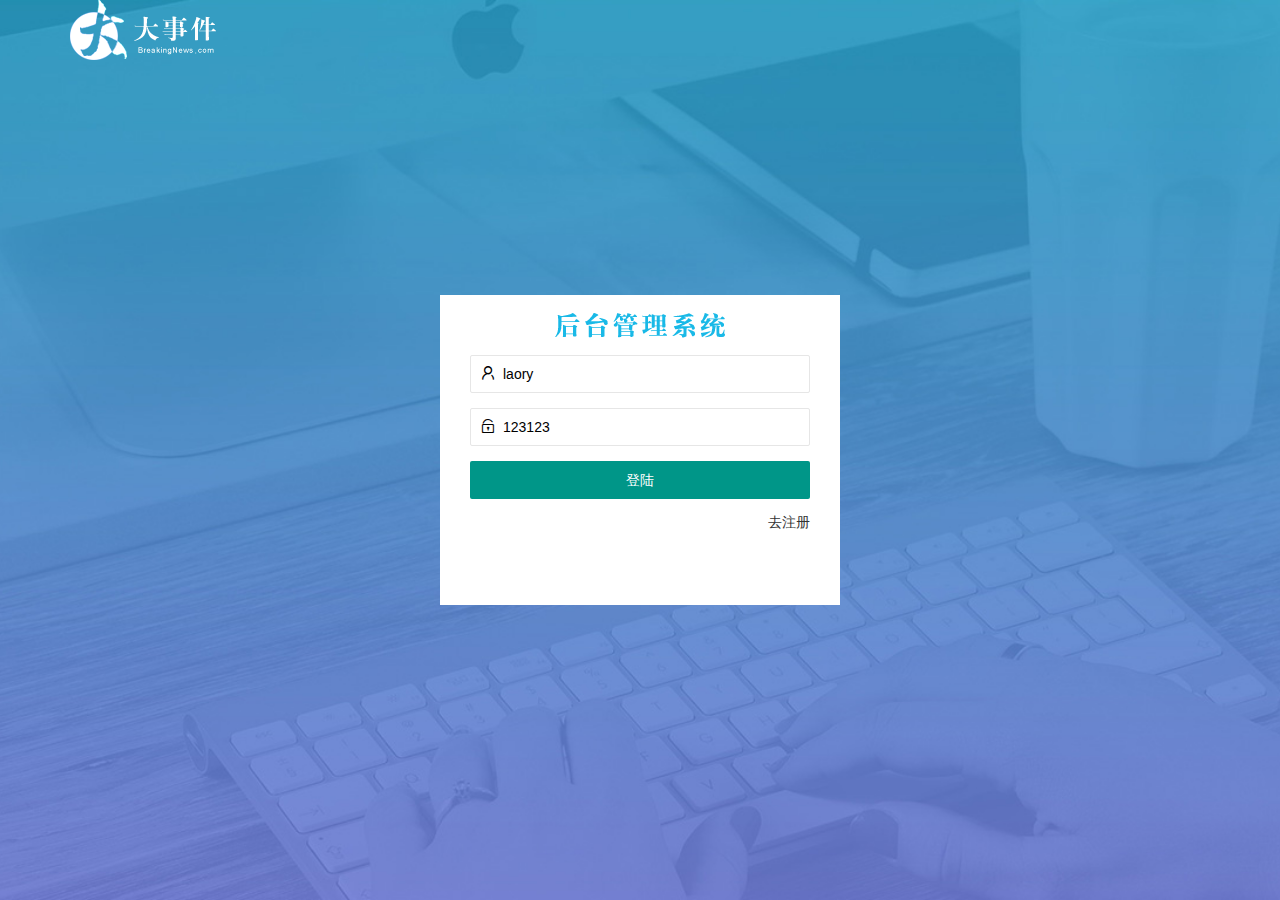
<file: login.html>
<!DOCTYPE html>
<html lang="en">

<head>
    <meta charset="UTF-8">
    <meta name="viewport" content="width=device-width, initial-scale=1.0">
    <title>Document</title>
    <link rel="stylesheet" href="/assets/lib/layui/css/layui.css">
    <link rel="stylesheet" href="/assets/css/login.css">

</head>

<body>
    <!-- logo区域 -->
    <div class="layui-main">
        <img src="/assets/images/logo.png" alt="">
    </div>

    <!-- 登陆注册区域 -->
    <div class="form">
        <!-- 表头区域 -->
        <div class="title">

        </div>

        <!-- 登陆表单 -->
        <form class="layui-form" action="" id="form-login">
            <div class="layui-form-item">
                <i class="layui-icon layui-icon-username"></i>
                <input value="laory" type="text" name="username" required lay-verify="required" placeholder="请输入用户名" autocomplete="off" class="layui-input">
            </div>
            <div class="layui-form-item">
                <i class="layui-icon layui-icon-password"></i>
                <input value="123123" type="text" name="password" required lay-verify="required|pwd" placeholder="请输入密码" autocomplete="off" class="layui-input">
            </div>
            <div class="layui-form-item">
                <button class="layui-btn layui-btn-fluid" lay-submit lay-filter="formDemo">登陆</button>
            </div>
            <div class="layui-form-item">
                <a href="javascript:;" class="bb" id="go-reg">去注册</a>
            </div>
        </form>

        <!-- 注册表单 -->
        <form class="layui-form" action="" id="form-reg" style="display: none;">
            <div class="layui-form-item">
                <i class="layui-icon layui-icon-username"></i>
                <input type="text" name="username" required lay-verify="required" placeholder="请输入用户名" autocomplete="off" class="layui-input">
            </div>
            <div class="layui-form-item">
                <i class="layui-icon layui-icon-password"></i>
                <input type="text" name="password" required lay-verify="required|pwd" placeholder="请输入密码" autocomplete="off" class="layui-input">
            </div>
            <div class="layui-form-item">
                <i class="layui-icon layui-icon-password"></i>
                <input type="text" name="repassword" required lay-verify="required|pwd|repwd" placeholder="请再次输入密码" autocomplete="off" class="layui-input">
            </div>
            <div class="layui-form-item">
                <button class="layui-btn layui-btn-fluid" lay-submit lay-filter="formDemo">注册</button>
            </div>
            <div class="layui-form-item">
                <a href="javascript:;" class="bb" id="go-login">去登陆</a>
            </div>
        </form>
    </div>

    <script src="/assets/lib/layui/layui.all.js"></script>
    <script src="/assets/lib/jquery.js"></script>
    <script src="/assets/js/login.js"></script>
</body>

</html>
</file>
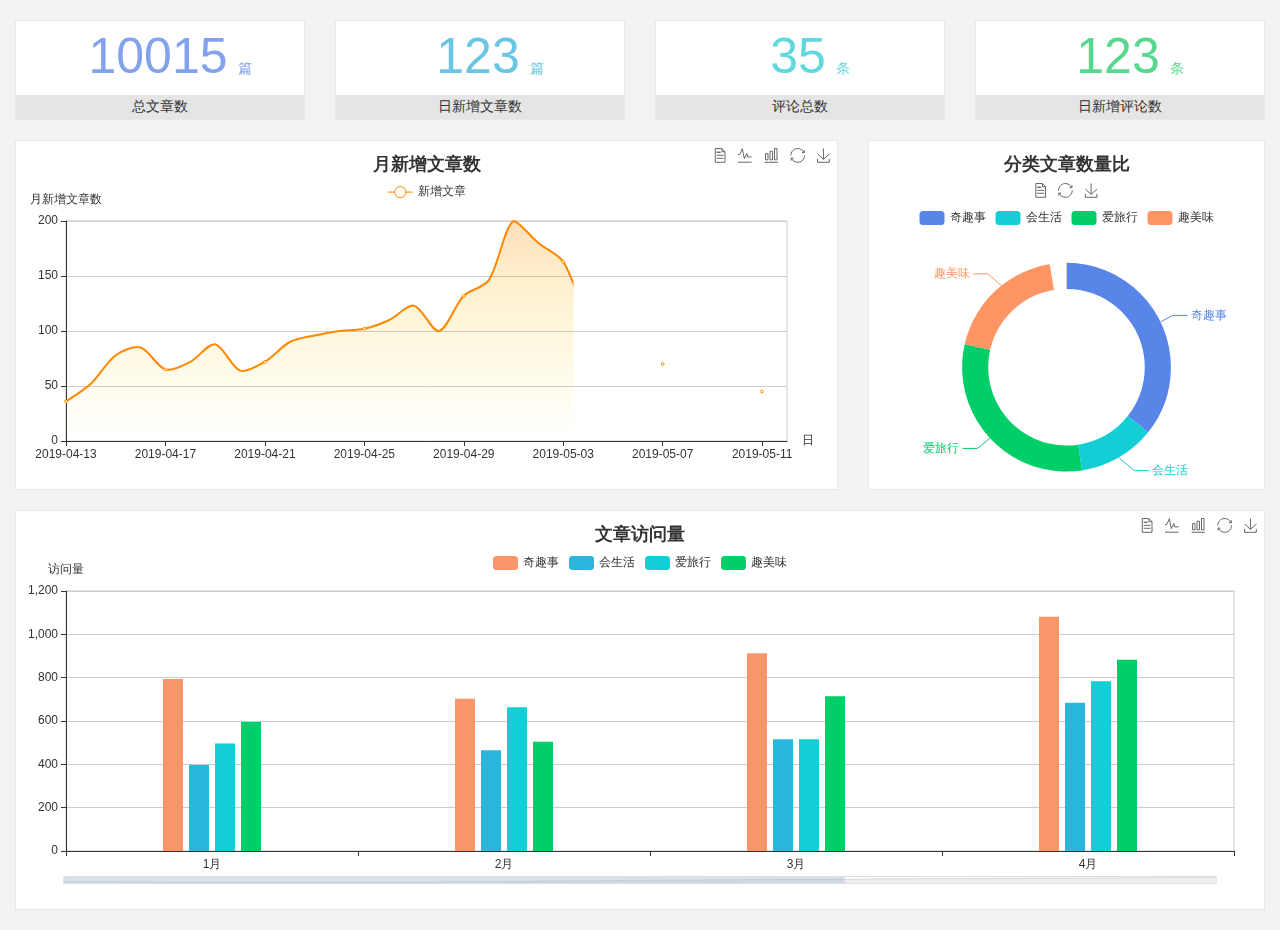
<file: home/dashboard.html>
<!DOCTYPE html>
<html lang="en">

<head>
  <meta charset="UTF-8">
  <meta name="viewport" content="width=device-width, initial-scale=1.0">
  <meta http-equiv="X-UA-Compatible" content="ie=edge">
  <title>图表统计</title>
  <link rel="stylesheet" href="../assets/lib/bootstrap.css" />
  <link rel="stylesheet" href="../assets/lib/main.css" />
  <script src="../assets/lib/jquery.js"></script>
  <script type="text/javascript" src="../assets/lib/echarts.min.js"></script>
</head>

<body>
  <div class="container-fluid">
    <div class="row spannel_list">
      <div class="col-sm-3 col-xs-6">
        <div class="spannel">
          <em>10015</em><span>篇</span>
          <b>总文章数</b>
        </div>
      </div>
      <div class="col-sm-3 col-xs-6">
        <div class="spannel scolor01">
          <em>123</em><span>篇</span>
          <b>日新增文章数</b>
        </div>
      </div>
      <div class="col-sm-3 col-xs-6">
        <div class="spannel scolor02">
          <em>35</em><span>条</span>
          <b>评论总数</b>
        </div>
      </div>
      <div class="col-sm-3 col-xs-6">
        <div class="spannel scolor03">
          <em>123</em><span>条</span>
          <b>日新增评论数</b>
        </div>
      </div>
    </div>
  </div>

  <div class="container-fluid">
    <div class="row curve-pie">
      <div class="col-lg-8 col-md-8">
        <div class="gragh_pannel" id="curve_show"></div>
      </div>
      <div class="col-lg-4 col-md-4">
        <div class="gragh_pannel" id="pie_show"></div>
      </div>
    </div>
  </div>

  <div class="container-fluid">
    <div class="column_pannel" id="column_show"></div>
  </div>

  <script>
    var oChart = echarts.init(document.getElementById('curve_show'));
    var aList_all = [
      { 'count': 36, 'date': '2019-04-13' },
      { 'count': 52, 'date': '2019-04-14' },
      { 'count': 78, 'date': '2019-04-15' },
      { 'count': 85, 'date': '2019-04-16' },
      { 'count': 65, 'date': '2019-04-17' },
      { 'count': 72, 'date': '2019-04-18' },
      { 'count': 88, 'date': '2019-04-19' },
      { 'count': 64, 'date': '2019-04-20' },
      { 'count': 72, 'date': '2019-04-21' },
      { 'count': 90, 'date': '2019-04-22' },
      { 'count': 96, 'date': '2019-04-23' },
      { 'count': 100, 'date': '2019-04-24' },
      { 'count': 102, 'date': '2019-04-25' },
      { 'count': 110, 'date': '2019-04-26' },
      { 'count': 123, 'date': '2019-04-27' },
      { 'count': 100, 'date': '2019-04-28' },
      { 'count': 132, 'date': '2019-04-29' },
      { 'count': 146, 'date': '2019-04-30' },
      { 'count': 200, 'date': '2019-05-01' },
      { 'count': 180, 'date': '2019-05-02' },
      { 'count': 163, 'date': '2019-05-03' },
      { 'count': 110, 'date': '2019-05-04' },
      { 'count': 80, 'date': '2019-05-05' },
      { 'count': 82, 'date': '2019-05-06' },
      { 'count': 70, 'date': '2019-05-07' },
      { 'count': 65, 'date': '2019-05-08' },
      { 'count': 54, 'date': '2019-05-09' },
      { 'count': 40, 'date': '2019-05-10' },
      { 'count': 45, 'date': '2019-05-11' },
      { 'count': 38, 'date': '2019-05-12' },
    ];

    let aCount = [];
    let aDate = [];

    for (var i = 0; i < aList_all.length; i++) {
      aCount.push(aList_all[i].count);
      aDate.push(aList_all[i].date);
    }

    var chartopt = {
      title: {
        text: '月新增文章数',
        left: 'center',
        top: '10'
      },
      tooltip: {
        trigger: 'axis'
      },
      legend: {
        data: ['新增文章'],
        top: '40'
      },
      toolbox: {
        show: true,
        feature: {
          mark: { show: true },
          dataView: { show: true, readOnly: false },
          magicType: { show: true, type: ['line', 'bar'] },
          restore: { show: true },
          saveAsImage: { show: true }
        }
      },
      calculable: true,
      xAxis: [
        {
          name: '日',
          type: 'category',
          boundaryGap: false,
          data: aDate
        }
      ],
      yAxis: [
        {
          name: '月新增文章数',
          type: 'value'
        }
      ],
      series: [
        {
          name: '新增文章',
          type: 'line',
          smooth: true,
          itemStyle: { normal: { areaStyle: { type: 'default' }, color: '#f80' }, lineStyle: { color: '#f80' } },
          data: aCount
        }],
      areaStyle: {
        normal: {
          color: new echarts.graphic.LinearGradient(0, 0, 0, 1, [{
            offset: 0,
            color: 'rgba(255,136,0,0.39)'
          }, {
            offset: .34,
            color: 'rgba(255,180,0,0.25)'
          }, {
            offset: 1,
            color: 'rgba(255,222,0,0.00)'
          }])

        }
      },
      grid: {
        show: true,
        x: 50,
        x2: 50,
        y: 80,
        height: 220
      }
    };

    oChart.setOption(chartopt);


    var oPie = echarts.init(document.getElementById('pie_show'));
    var oPieopt =
    {
      title: {
        top: 10,
        text: '分类文章数量比',
        x: 'center'
      },
      tooltip: {
        trigger: 'item',
        formatter: "{a} <br/>{b} : {c} ({d}%)"
      },
      color: ['#5885e8', '#13cfd5', '#00ce68', '#ff9565'],
      legend: {
        x: 'center',
        top: 65,
        data: ['奇趣事', '会生活', '爱旅行', '趣美味']
      },
      toolbox: {
        show: true,
        x: 'center',
        top: 35,
        feature: {
          mark: { show: true },
          dataView: { show: true, readOnly: false },
          magicType: {
            show: true,
            type: ['pie', 'funnel'],
            option: {
              funnel: {
                x: '25%',
                width: '50%',
                funnelAlign: 'left',
                max: 1548
              }
            }
          },
          restore: { show: true },
          saveAsImage: { show: true }
        }
      },
      calculable: true,
      series: [
        {
          name: '访问来源',
          type: 'pie',
          radius: ['45%', '60%'],
          center: ['50%', '65%'],
          data: [
            { value: 300, name: '奇趣事' },
            { value: 100, name: '会生活' },
            { value: 260, name: '爱旅行' },
            { value: 180, name: '趣美味' }
          ]
        }
      ]
    };
    oPie.setOption(oPieopt);



    var oColumn = this.echarts.init(document.getElementById('column_show'));
    var oColumnopt =
    {
      title: {
        text: '文章访问量',
        left: 'center',
        top: '10'
      },
      tooltip: {
        trigger: 'axis'
      },
      legend: {
        data: ['奇趣事', '会生活', '爱旅行', '趣美味'],
        top: '40'
      },
      toolbox: {
        show: true,
        feature: {
          mark: { show: true },
          dataView: { show: true, readOnly: false },
          magicType: { show: true, type: ['line', 'bar'] },
          restore: { show: true },
          saveAsImage: { show: true }
        }
      },
      calculable: true,
      xAxis: [
        {
          type: 'category',
          data: ['1月', '2月', '3月', '4月', '5月']
        }
      ],
      yAxis: [
        {
          name: '访问量',
          type: 'value'
        }
      ],
      series: [
        {
          name: '奇趣事',
          type: 'bar',
          barWidth: 20,
          itemStyle: {
            normal: { areaStyle: { type: 'default' }, color: '#fd956a' }
          },
          data: [800, 708, 920, 1090, 1200]
        },
        {
          name: '会生活',
          type: 'bar',
          barWidth: 20,
          itemStyle: {
            normal: { areaStyle: { type: 'default' }, color: '#2bb6db' }
          },
          data: [400, 468, 520, 690, 800]
        },
        {
          name: '爱旅行',
          type: 'bar',
          barWidth: 20,
          itemStyle: {
            normal: { areaStyle: { type: 'default' }, color: '#13cfd5' }
          },
          data: [500, 668, 520, 790, 900]
        },
        {
          name: '趣美味',
          type: 'bar',
          barWidth: 20,
          itemStyle: {
            normal: { areaStyle: { type: 'default' }, color: '#00ce68' }
          },
          data: [600, 508, 720, 890, 1000]
        }
      ],
      grid: {
        show: true,
        x: 50,
        x2: 30,
        y: 80,
        height: 260
      },
      dataZoom: [//给x轴设置滚动条
        {
          start: 0,//默认为0
          end: 100 - 1000 / 31,//默认为100
          type: 'slider',
          show: true,
          xAxisIndex: [0],
          handleSize: 0,//滑动条的 左右2个滑动条的大小
          height: 8,//组件高度
          left: 45, //左边的距离
          right: 50,//右边的距离
          bottom: 26,//右边的距离
          handleColor: '#ddd',//h滑动图标的颜色
          handleStyle: {
            borderColor: "#cacaca",
            borderWidth: "1",
            shadowBlur: 2,
            background: "#ddd",
            shadowColor: "#ddd",
          }
        }]
    };
    oColumn.setOption(oColumnopt);
  </script>
</body>

</html>
</file>
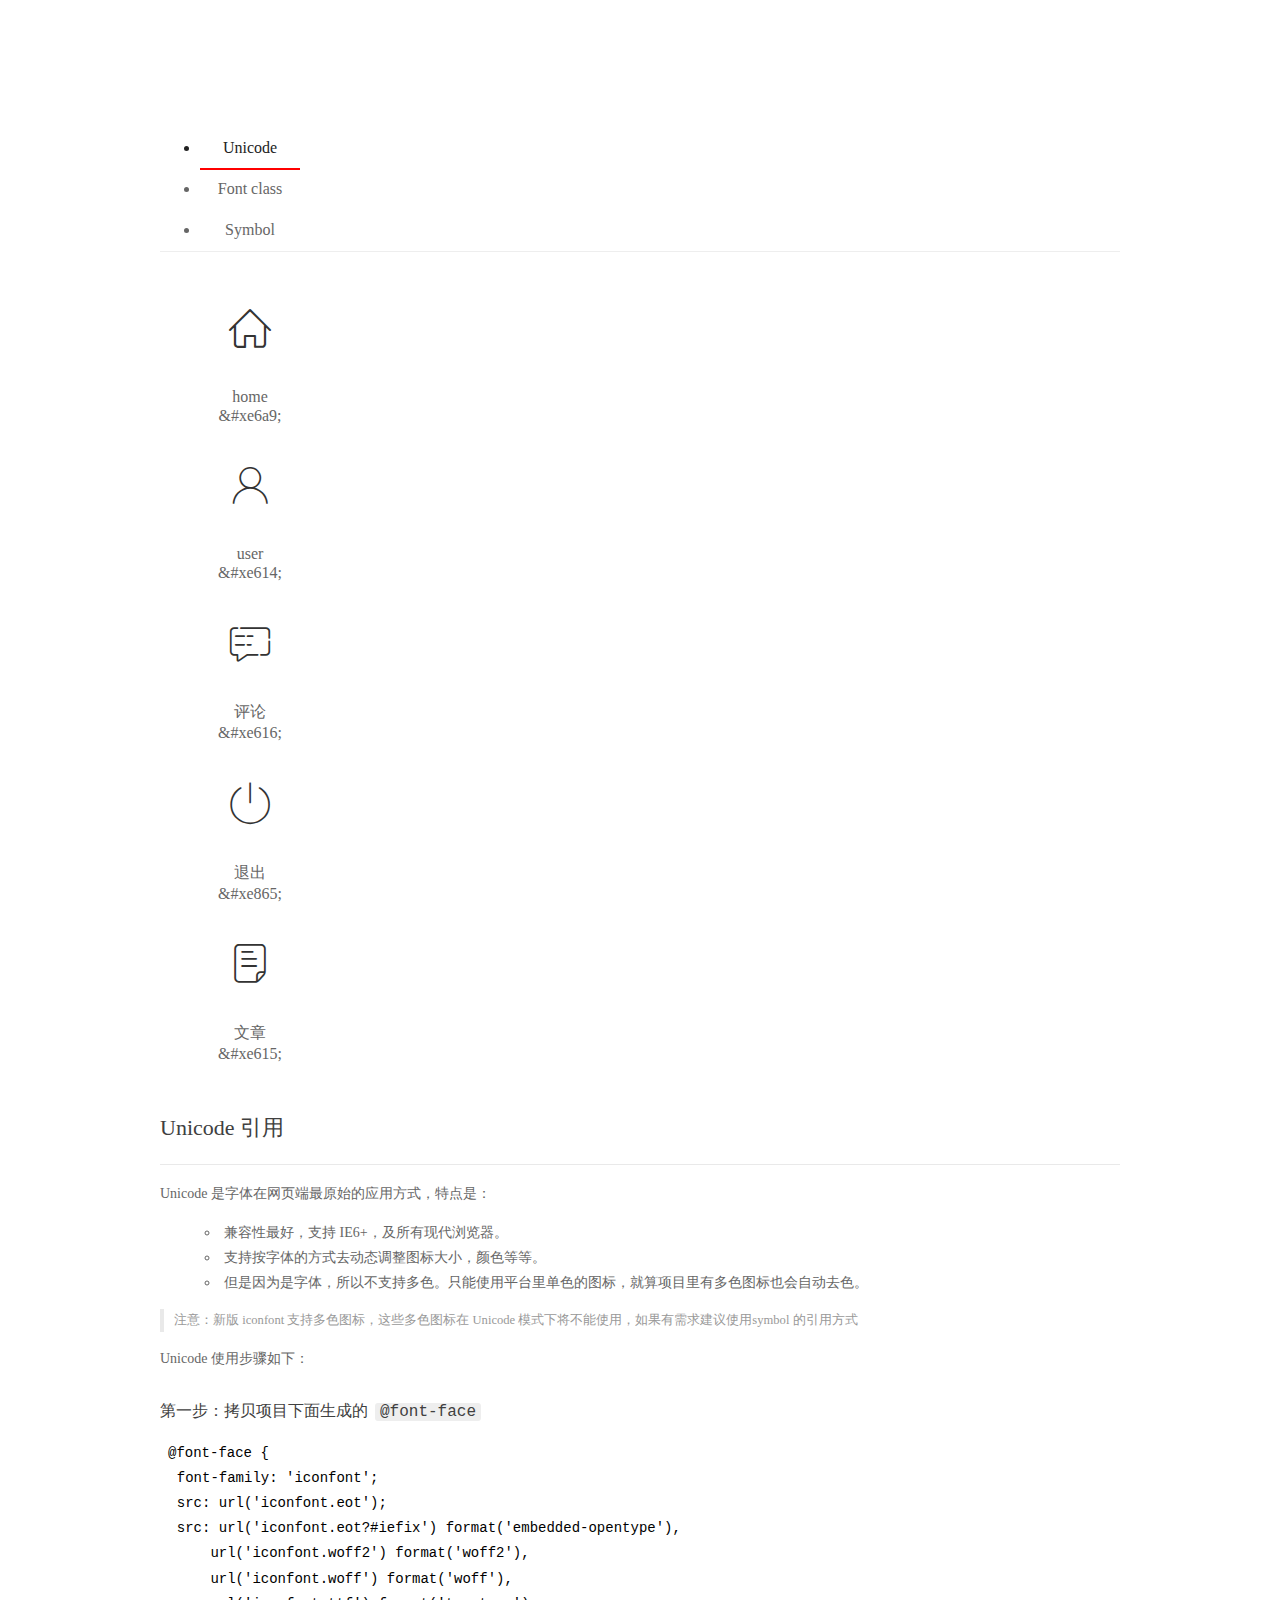
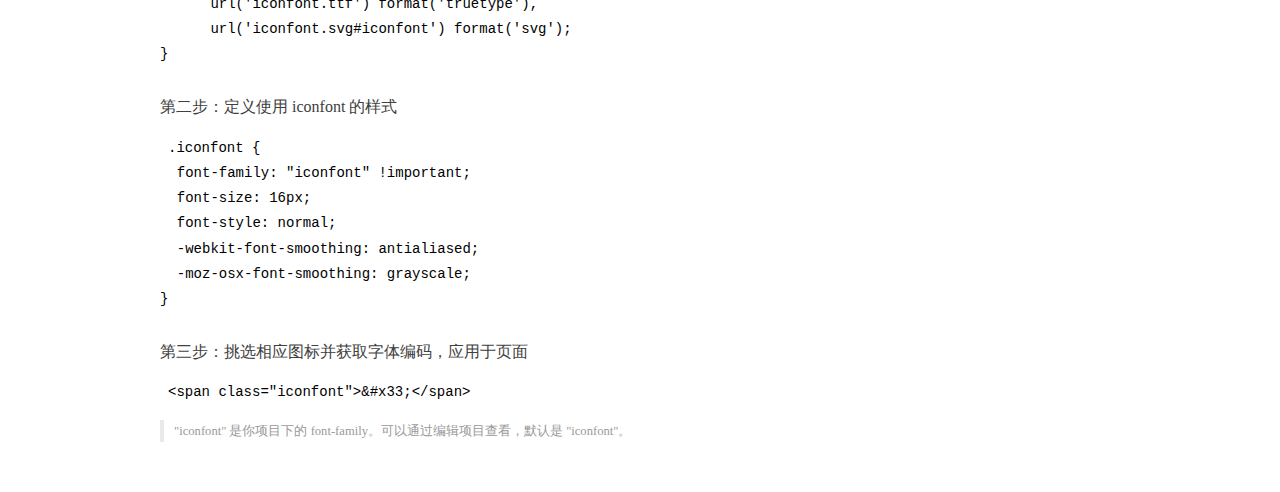
<file: assets/fonts/demo_index.html>
<!DOCTYPE html>
<html>
<head>
  <meta charset="utf-8"/>
  <title>IconFont Demo</title>
  <link rel="shortcut icon" href="https://gtms04.alicdn.com/tps/i4/TB1_oz6GVXXXXaFXpXXJDFnIXXX-64-64.ico" type="image/x-icon"/>
  <link rel="stylesheet" href="https://g.alicdn.com/thx/cube/1.3.2/cube.min.css">
  <link rel="stylesheet" href="demo.css">
  <link rel="stylesheet" href="iconfont.css">
  <script src="iconfont.js"></script>
  <!-- jQuery -->
  <script src="https://a1.alicdn.com/oss/uploads/2018/12/26/7bfddb60-08e8-11e9-9b04-53e73bb6408b.js"></script>
  <!-- 代码高亮 -->
  <script src="https://a1.alicdn.com/oss/uploads/2018/12/26/a3f714d0-08e6-11e9-8a15-ebf944d7534c.js"></script>
</head>
<body>
  <div class="main">
    <h1 class="logo"><a href="https://www.iconfont.cn/" title="iconfont 首页" target="_blank">&#xe86b;</a></h1>
    <div class="nav-tabs">
      <ul id="tabs" class="dib-box">
        <li class="dib active"><span>Unicode</span></li>
        <li class="dib"><span>Font class</span></li>
        <li class="dib"><span>Symbol</span></li>
      </ul>
      
    </div>
    <div class="tab-container">
      <div class="content unicode" style="display: block;">
          <ul class="icon_lists dib-box">
          
            <li class="dib">
              <span class="icon iconfont">&#xe6a9;</span>
                <div class="name">home</div>
                <div class="code-name">&amp;#xe6a9;</div>
              </li>
          
            <li class="dib">
              <span class="icon iconfont">&#xe614;</span>
                <div class="name">user</div>
                <div class="code-name">&amp;#xe614;</div>
              </li>
          
            <li class="dib">
              <span class="icon iconfont">&#xe616;</span>
                <div class="name">评论</div>
                <div class="code-name">&amp;#xe616;</div>
              </li>
          
            <li class="dib">
              <span class="icon iconfont">&#xe865;</span>
                <div class="name">退出</div>
                <div class="code-name">&amp;#xe865;</div>
              </li>
          
            <li class="dib">
              <span class="icon iconfont">&#xe615;</span>
                <div class="name">文章</div>
                <div class="code-name">&amp;#xe615;</div>
              </li>
          
          </ul>
          <div class="article markdown">
          <h2 id="unicode-">Unicode 引用</h2>
          <hr>

          <p>Unicode 是字体在网页端最原始的应用方式，特点是：</p>
          <ul>
            <li>兼容性最好，支持 IE6+，及所有现代浏览器。</li>
            <li>支持按字体的方式去动态调整图标大小，颜色等等。</li>
            <li>但是因为是字体，所以不支持多色。只能使用平台里单色的图标，就算项目里有多色图标也会自动去色。</li>
          </ul>
          <blockquote>
            <p>注意：新版 iconfont 支持多色图标，这些多色图标在 Unicode 模式下将不能使用，如果有需求建议使用symbol 的引用方式</p>
          </blockquote>
          <p>Unicode 使用步骤如下：</p>
          <h3 id="-font-face">第一步：拷贝项目下面生成的 <code>@font-face</code></h3>
<pre><code class="language-css"
>@font-face {
  font-family: 'iconfont';
  src: url('iconfont.eot');
  src: url('iconfont.eot?#iefix') format('embedded-opentype'),
      url('iconfont.woff2') format('woff2'),
      url('iconfont.woff') format('woff'),
      url('iconfont.ttf') format('truetype'),
      url('iconfont.svg#iconfont') format('svg');
}
</code></pre>
          <h3 id="-iconfont-">第二步：定义使用 iconfont 的样式</h3>
<pre><code class="language-css"
>.iconfont {
  font-family: "iconfont" !important;
  font-size: 16px;
  font-style: normal;
  -webkit-font-smoothing: antialiased;
  -moz-osx-font-smoothing: grayscale;
}
</code></pre>
          <h3 id="-">第三步：挑选相应图标并获取字体编码，应用于页面</h3>
<pre>
<code class="language-html"
>&lt;span class="iconfont"&gt;&amp;#x33;&lt;/span&gt;
</code></pre>
          <blockquote>
            <p>"iconfont" 是你项目下的 font-family。可以通过编辑项目查看，默认是 "iconfont"。</p>
          </blockquote>
          </div>
      </div>
      <div class="content font-class">
        <ul class="icon_lists dib-box">
          
          <li class="dib">
            <span class="icon iconfont icon-home"></span>
            <div class="name">
              home
            </div>
            <div class="code-name">.icon-home
            </div>
          </li>
          
          <li class="dib">
            <span class="icon iconfont icon-user"></span>
            <div class="name">
              user
            </div>
            <div class="code-name">.icon-user
            </div>
          </li>
          
          <li class="dib">
            <span class="icon iconfont icon-pinglun"></span>
            <div class="name">
              评论
            </div>
            <div class="code-name">.icon-pinglun
            </div>
          </li>
          
          <li class="dib">
            <span class="icon iconfont icon-tuichu"></span>
            <div class="name">
              退出
            </div>
            <div class="code-name">.icon-tuichu
            </div>
          </li>
          
          <li class="dib">
            <span class="icon iconfont icon-16"></span>
            <div class="name">
              文章
            </div>
            <div class="code-name">.icon-16
            </div>
          </li>
          
        </ul>
        <div class="article markdown">
        <h2 id="font-class-">font-class 引用</h2>
        <hr>

        <p>font-class 是 Unicode 使用方式的一种变种，主要是解决 Unicode 书写不直观，语意不明确的问题。</p>
        <p>与 Unicode 使用方式相比，具有如下特点：</p>
        <ul>
          <li>兼容性良好，支持 IE8+，及所有现代浏览器。</li>
          <li>相比于 Unicode 语意明确，书写更直观。可以很容易分辨这个 icon 是什么。</li>
          <li>因为使用 class 来定义图标，所以当要替换图标时，只需要修改 class 里面的 Unicode 引用。</li>
          <li>不过因为本质上还是使用的字体，所以多色图标还是不支持的。</li>
        </ul>
        <p>使用步骤如下：</p>
        <h3 id="-fontclass-">第一步：引入项目下面生成的 fontclass 代码：</h3>
<pre><code class="language-html">&lt;link rel="stylesheet" href="./iconfont.css"&gt;
</code></pre>
        <h3 id="-">第二步：挑选相应图标并获取类名，应用于页面：</h3>
<pre><code class="language-html">&lt;span class="iconfont icon-xxx"&gt;&lt;/span&gt;
</code></pre>
        <blockquote>
          <p>"
            iconfont" 是你项目下的 font-family。可以通过编辑项目查看，默认是 "iconfont"。</p>
        </blockquote>
      </div>
      </div>
      <div class="content symbol">
          <ul class="icon_lists dib-box">
          
            <li class="dib">
                <svg class="icon svg-icon" aria-hidden="true">
                  <use xlink:href="#icon-home"></use>
                </svg>
                <div class="name">home</div>
                <div class="code-name">#icon-home</div>
            </li>
          
            <li class="dib">
                <svg class="icon svg-icon" aria-hidden="true">
                  <use xlink:href="#icon-user"></use>
                </svg>
                <div class="name">user</div>
                <div class="code-name">#icon-user</div>
            </li>
          
            <li class="dib">
                <svg class="icon svg-icon" aria-hidden="true">
                  <use xlink:href="#icon-pinglun"></use>
                </svg>
                <div class="name">评论</div>
                <div class="code-name">#icon-pinglun</div>
            </li>
          
            <li class="dib">
                <svg class="icon svg-icon" aria-hidden="true">
                  <use xlink:href="#icon-tuichu"></use>
                </svg>
                <div class="name">退出</div>
                <div class="code-name">#icon-tuichu</div>
            </li>
          
            <li class="dib">
                <svg class="icon svg-icon" aria-hidden="true">
                  <use xlink:href="#icon-16"></use>
                </svg>
                <div class="name">文章</div>
                <div class="code-name">#icon-16</div>
            </li>
          
          </ul>
          <div class="article markdown">
          <h2 id="symbol-">Symbol 引用</h2>
          <hr>

          <p>这是一种全新的使用方式，应该说这才是未来的主流，也是平台目前推荐的用法。相关介绍可以参考这篇<a href="">文章</a>
            这种用法其实是做了一个 SVG 的集合，与另外两种相比具有如下特点：</p>
          <ul>
            <li>支持多色图标了，不再受单色限制。</li>
            <li>通过一些技巧，支持像字体那样，通过 <code>font-size</code>, <code>color</code> 来调整样式。</li>
            <li>兼容性较差，支持 IE9+，及现代浏览器。</li>
            <li>浏览器渲染 SVG 的性能一般，还不如 png。</li>
          </ul>
          <p>使用步骤如下：</p>
          <h3 id="-symbol-">第一步：引入项目下面生成的 symbol 代码：</h3>
<pre><code class="language-html">&lt;script src="./iconfont.js"&gt;&lt;/script&gt;
</code></pre>
          <h3 id="-css-">第二步：加入通用 CSS 代码（引入一次就行）：</h3>
<pre><code class="language-html">&lt;style&gt;
.icon {
  width: 1em;
  height: 1em;
  vertical-align: -0.15em;
  fill: currentColor;
  overflow: hidden;
}
&lt;/style&gt;
</code></pre>
          <h3 id="-">第三步：挑选相应图标并获取类名，应用于页面：</h3>
<pre><code class="language-html">&lt;svg class="icon" aria-hidden="true"&gt;
  &lt;use xlink:href="#icon-xxx"&gt;&lt;/use&gt;
&lt;/svg&gt;
</code></pre>
          </div>
      </div>

    </div>
  </div>
  <script>
  $(document).ready(function () {
      $('.tab-container .content:first').show()

      $('#tabs li').click(function (e) {
        var tabContent = $('.tab-container .content')
        var index = $(this).index()

        if ($(this).hasClass('active')) {
          return
        } else {
          $('#tabs li').removeClass('active')
          $(this).addClass('active')

          tabContent.hide().eq(index).fadeIn()
        }
      })
    })
  </script>
</body>
</html>
</file>
<file: assets/lib/layui/css/layui.css>
/** layui-v2.5.5 MIT License By https://www.layui.com */
 .layui-inline,img{display:inline-block;vertical-align:middle}h1,h2,h3,h4,h5,h6{font-weight:400}.layui-edge,.layui-header,.layui-inline,.layui-main{position:relative}.layui-body,.layui-edge,.layui-elip{overflow:hidden}.layui-btn,.layui-edge,.layui-inline,img{vertical-align:middle}.layui-btn,.layui-disabled,.layui-icon,.layui-unselect{-moz-user-select:none;-webkit-user-select:none;-ms-user-select:none}.layui-elip,.layui-form-checkbox span,.layui-form-pane .layui-form-label{text-overflow:ellipsis;white-space:nowrap}.layui-breadcrumb,.layui-tree-btnGroup{visibility:hidden}blockquote,body,button,dd,div,dl,dt,form,h1,h2,h3,h4,h5,h6,input,li,ol,p,pre,td,textarea,th,ul{margin:0;padding:0;-webkit-tap-highlight-color:rgba(0,0,0,0)}a:active,a:hover{outline:0}img{border:none}li{list-style:none}table{border-collapse:collapse;border-spacing:0}h4,h5,h6{font-size:100%}button,input,optgroup,option,select,textarea{font-family:inherit;font-size:inherit;font-style:inherit;font-weight:inherit;outline:0}pre{white-space:pre-wrap;white-space:-moz-pre-wrap;white-space:-pre-wrap;white-space:-o-pre-wrap;word-wrap:break-word}body{line-height:24px;font:14px Helvetica Neue,Helvetica,PingFang SC,Tahoma,Arial,sans-serif}hr{height:1px;margin:10px 0;border:0;clear:both}a{color:#333;text-decoration:none}a:hover{color:#777}a cite{font-style:normal;*cursor:pointer}.layui-border-box,.layui-border-box *{box-sizing:border-box}.layui-box,.layui-box *{box-sizing:content-box}.layui-clear{clear:both;*zoom:1}.layui-clear:after{content:'\20';clear:both;*zoom:1;display:block;height:0}.layui-inline{*display:inline;*zoom:1}.layui-edge{display:inline-block;width:0;height:0;border-width:6px;border-style:dashed;border-color:transparent}.layui-edge-top{top:-4px;border-bottom-color:#999;border-bottom-style:solid}.layui-edge-right{border-left-color:#999;border-left-style:solid}.layui-edge-bottom{top:2px;border-top-color:#999;border-top-style:solid}.layui-edge-left{border-right-color:#999;border-right-style:solid}.layui-disabled,.layui-disabled:hover{color:#d2d2d2!important;cursor:not-allowed!important}.layui-circle{border-radius:100%}.layui-show{display:block!important}.layui-hide{display:none!important}@font-face{font-family:layui-icon;src:url(../font/iconfont.eot?v=250);src:url(../font/iconfont.eot?v=250#iefix) format('embedded-opentype'),url(../font/iconfont.woff2?v=250) format('woff2'),url(../font/iconfont.woff?v=250) format('woff'),url(../font/iconfont.ttf?v=250) format('truetype'),url(../font/iconfont.svg?v=250#layui-icon) format('svg')}.layui-icon{font-family:layui-icon!important;font-size:16px;font-style:normal;-webkit-font-smoothing:antialiased;-moz-osx-font-smoothing:grayscale}.layui-icon-reply-fill:before{content:"\e611"}.layui-icon-set-fill:before{content:"\e614"}.layui-icon-menu-fill:before{content:"\e60f"}.layui-icon-search:before{content:"\e615"}.layui-icon-share:before{content:"\e641"}.layui-icon-set-sm:before{content:"\e620"}.layui-icon-engine:before{content:"\e628"}.layui-icon-close:before{content:"\1006"}.layui-icon-close-fill:before{content:"\1007"}.layui-icon-chart-screen:before{content:"\e629"}.layui-icon-star:before{content:"\e600"}.layui-icon-circle-dot:before{content:"\e617"}.layui-icon-chat:before{content:"\e606"}.layui-icon-release:before{content:"\e609"}.layui-icon-list:before{content:"\e60a"}.layui-icon-chart:before{content:"\e62c"}.layui-icon-ok-circle:before{content:"\1005"}.layui-icon-layim-theme:before{content:"\e61b"}.layui-icon-table:before{content:"\e62d"}.layui-icon-right:before{content:"\e602"}.layui-icon-left:before{content:"\e603"}.layui-icon-cart-simple:before{content:"\e698"}.layui-icon-face-cry:before{content:"\e69c"}.layui-icon-face-smile:before{content:"\e6af"}.layui-icon-survey:before{content:"\e6b2"}.layui-icon-tree:before{content:"\e62e"}.layui-icon-upload-circle:before{content:"\e62f"}.layui-icon-add-circle:before{content:"\e61f"}.layui-icon-download-circle:before{content:"\e601"}.layui-icon-templeate-1:before{content:"\e630"}.layui-icon-util:before{content:"\e631"}.layui-icon-face-surprised:before{content:"\e664"}.layui-icon-edit:before{content:"\e642"}.layui-icon-speaker:before{content:"\e645"}.layui-icon-down:before{content:"\e61a"}.layui-icon-file:before{content:"\e621"}.layui-icon-layouts:before{content:"\e632"}.layui-icon-rate-half:before{content:"\e6c9"}.layui-icon-add-circle-fine:before{content:"\e608"}.layui-icon-prev-circle:before{content:"\e633"}.layui-icon-read:before{content:"\e705"}.layui-icon-404:before{content:"\e61c"}.layui-icon-carousel:before{content:"\e634"}.layui-icon-help:before{content:"\e607"}.layui-icon-code-circle:before{content:"\e635"}.layui-icon-water:before{content:"\e636"}.layui-icon-username:before{content:"\e66f"}.layui-icon-find-fill:before{content:"\e670"}.layui-icon-about:before{content:"\e60b"}.layui-icon-location:before{content:"\e715"}.layui-icon-up:before{content:"\e619"}.layui-icon-pause:before{content:"\e651"}.layui-icon-date:before{content:"\e637"}.layui-icon-layim-uploadfile:before{content:"\e61d"}.layui-icon-delete:before{content:"\e640"}.layui-icon-play:before{content:"\e652"}.layui-icon-top:before{content:"\e604"}.layui-icon-friends:before{content:"\e612"}.layui-icon-refresh-3:before{content:"\e9aa"}.layui-icon-ok:before{content:"\e605"}.layui-icon-layer:before{content:"\e638"}.layui-icon-face-smile-fine:before{content:"\e60c"}.layui-icon-dollar:before{content:"\e659"}.layui-icon-group:before{content:"\e613"}.layui-icon-layim-download:before{content:"\e61e"}.layui-icon-picture-fine:before{content:"\e60d"}.layui-icon-link:before{content:"\e64c"}.layui-icon-diamond:before{content:"\e735"}.layui-icon-log:before{content:"\e60e"}.layui-icon-rate-solid:before{content:"\e67a"}.layui-icon-fonts-del:before{content:"\e64f"}.layui-icon-unlink:before{content:"\e64d"}.layui-icon-fonts-clear:before{content:"\e639"}.layui-icon-triangle-r:before{content:"\e623"}.layui-icon-circle:before{content:"\e63f"}.layui-icon-radio:before{content:"\e643"}.layui-icon-align-center:before{content:"\e647"}.layui-icon-align-right:before{content:"\e648"}.layui-icon-align-left:before{content:"\e649"}.layui-icon-loading-1:before{content:"\e63e"}.layui-icon-return:before{content:"\e65c"}.layui-icon-fonts-strong:before{content:"\e62b"}.layui-icon-upload:before{content:"\e67c"}.layui-icon-dialogue:before{content:"\e63a"}.layui-icon-video:before{content:"\e6ed"}.layui-icon-headset:before{content:"\e6fc"}.layui-icon-cellphone-fine:before{content:"\e63b"}.layui-icon-add-1:before{content:"\e654"}.layui-icon-face-smile-b:before{content:"\e650"}.layui-icon-fonts-html:before{content:"\e64b"}.layui-icon-form:before{content:"\e63c"}.layui-icon-cart:before{content:"\e657"}.layui-icon-camera-fill:before{content:"\e65d"}.layui-icon-tabs:before{content:"\e62a"}.layui-icon-fonts-code:before{content:"\e64e"}.layui-icon-fire:before{content:"\e756"}.layui-icon-set:before{content:"\e716"}.layui-icon-fonts-u:before{content:"\e646"}.layui-icon-triangle-d:before{content:"\e625"}.layui-icon-tips:before{content:"\e702"}.layui-icon-picture:before{content:"\e64a"}.layui-icon-more-vertical:before{content:"\e671"}.layui-icon-flag:before{content:"\e66c"}.layui-icon-loading:before{content:"\e63d"}.layui-icon-fonts-i:before{content:"\e644"}.layui-icon-refresh-1:before{content:"\e666"}.layui-icon-rmb:before{content:"\e65e"}.layui-icon-home:before{content:"\e68e"}.layui-icon-user:before{content:"\e770"}.layui-icon-notice:before{content:"\e667"}.layui-icon-login-weibo:before{content:"\e675"}.layui-icon-voice:before{content:"\e688"}.layui-icon-upload-drag:before{content:"\e681"}.layui-icon-login-qq:before{content:"\e676"}.layui-icon-snowflake:before{content:"\e6b1"}.layui-icon-file-b:before{content:"\e655"}.layui-icon-template:before{content:"\e663"}.layui-icon-auz:before{content:"\e672"}.layui-icon-console:before{content:"\e665"}.layui-icon-app:before{content:"\e653"}.layui-icon-prev:before{content:"\e65a"}.layui-icon-website:before{content:"\e7ae"}.layui-icon-next:before{content:"\e65b"}.layui-icon-component:before{content:"\e857"}.layui-icon-more:before{content:"\e65f"}.layui-icon-login-wechat:before{content:"\e677"}.layui-icon-shrink-right:before{content:"\e668"}.layui-icon-spread-left:before{content:"\e66b"}.layui-icon-camera:before{content:"\e660"}.layui-icon-note:before{content:"\e66e"}.layui-icon-refresh:before{content:"\e669"}.layui-icon-female:before{content:"\e661"}.layui-icon-male:before{content:"\e662"}.layui-icon-password:before{content:"\e673"}.layui-icon-senior:before{content:"\e674"}.layui-icon-theme:before{content:"\e66a"}.layui-icon-tread:before{content:"\e6c5"}.layui-icon-praise:before{content:"\e6c6"}.layui-icon-star-fill:before{content:"\e658"}.layui-icon-rate:before{content:"\e67b"}.layui-icon-template-1:before{content:"\e656"}.layui-icon-vercode:before{content:"\e679"}.layui-icon-cellphone:before{content:"\e678"}.layui-icon-screen-full:before{content:"\e622"}.layui-icon-screen-restore:before{content:"\e758"}.layui-icon-cols:before{content:"\e610"}.layui-icon-export:before{content:"\e67d"}.layui-icon-print:before{content:"\e66d"}.layui-icon-slider:before{content:"\e714"}.layui-icon-addition:before{content:"\e624"}.layui-icon-subtraction:before{content:"\e67e"}.layui-icon-service:before{content:"\e626"}.layui-icon-transfer:before{content:"\e691"}.layui-main{width:1140px;margin:0 auto}.layui-header{z-index:1000;height:60px}.layui-header a:hover{transition:all .5s;-webkit-transition:all .5s}.layui-side{position:fixed;left:0;top:0;bottom:0;z-index:999;width:200px;overflow-x:hidden}.layui-side-scroll{position:relative;width:220px;height:100%;overflow-x:hidden}.layui-body{position:absolute;left:200px;right:0;top:0;bottom:0;z-index:998;width:auto;overflow-y:auto;box-sizing:border-box}.layui-layout-body{overflow:hidden}.layui-layout-admin .layui-header{background-color:#23262E}.layui-layout-admin .layui-side{top:60px;width:200px;overflow-x:hidden}.layui-layout-admin .layui-body{position:fixed;top:60px;bottom:44px}.layui-layout-admin .layui-main{width:auto;margin:0 15px}.layui-layout-admin .layui-footer{position:fixed;left:200px;right:0;bottom:0;height:44px;line-height:44px;padding:0 15px;background-color:#eee}.layui-layout-admin .layui-logo{position:absolute;left:0;top:0;width:200px;height:100%;line-height:60px;text-align:center;color:#009688;font-size:16px}.layui-layout-admin .layui-header .layui-nav{background:0 0}.layui-layout-left{position:absolute!important;left:200px;top:0}.layui-layout-right{position:absolute!important;right:0;top:0}.layui-container{position:relative;margin:0 auto;padding:0 15px;box-sizing:border-box}.layui-fluid{position:relative;margin:0 auto;padding:0 15px}.layui-row:after,.layui-row:before{content:'';display:block;clear:both}.layui-col-lg1,.layui-col-lg10,.layui-col-lg11,.layui-col-lg12,.layui-col-lg2,.layui-col-lg3,.layui-col-lg4,.layui-col-lg5,.layui-col-lg6,.layui-col-lg7,.layui-col-lg8,.layui-col-lg9,.layui-col-md1,.layui-col-md10,.layui-col-md11,.layui-col-md12,.layui-col-md2,.layui-col-md3,.layui-col-md4,.layui-col-md5,.layui-col-md6,.layui-col-md7,.layui-col-md8,.layui-col-md9,.layui-col-sm1,.layui-col-sm10,.layui-col-sm11,.layui-col-sm12,.layui-col-sm2,.layui-col-sm3,.layui-col-sm4,.layui-col-sm5,.layui-col-sm6,.layui-col-sm7,.layui-col-sm8,.layui-col-sm9,.layui-col-xs1,.layui-col-xs10,.layui-col-xs11,.layui-col-xs12,.layui-col-xs2,.layui-col-xs3,.layui-col-xs4,.layui-col-xs5,.layui-col-xs6,.layui-col-xs7,.layui-col-xs8,.layui-col-xs9{position:relative;display:block;box-sizing:border-box}.layui-col-xs1,.layui-col-xs10,.layui-col-xs11,.layui-col-xs12,.layui-col-xs2,.layui-col-xs3,.layui-col-xs4,.layui-col-xs5,.layui-col-xs6,.layui-col-xs7,.layui-col-xs8,.layui-col-xs9{float:left}.layui-col-xs1{width:8.33333333%}.layui-col-xs2{width:16.66666667%}.layui-col-xs3{width:25%}.layui-col-xs4{width:33.33333333%}.layui-col-xs5{width:41.66666667%}.layui-col-xs6{width:50%}.layui-col-xs7{width:58.33333333%}.layui-col-xs8{width:66.66666667%}.layui-col-xs9{width:75%}.layui-col-xs10{width:83.33333333%}.layui-col-xs11{width:91.66666667%}.layui-col-xs12{width:100%}.layui-col-xs-offset1{margin-left:8.33333333%}.layui-col-xs-offset2{margin-left:16.66666667%}.layui-col-xs-offset3{margin-left:25%}.layui-col-xs-offset4{margin-left:33.33333333%}.layui-col-xs-offset5{margin-left:41.66666667%}.layui-col-xs-offset6{margin-left:50%}.layui-col-xs-offset7{margin-left:58.33333333%}.layui-col-xs-offset8{margin-left:66.66666667%}.layui-col-xs-offset9{margin-left:75%}.layui-col-xs-offset10{margin-left:83.33333333%}.layui-col-xs-offset11{margin-left:91.66666667%}.layui-col-xs-offset12{margin-left:100%}@media screen and (max-width:768px){.layui-hide-xs{display:none!important}.layui-show-xs-block{display:block!important}.layui-show-xs-inline{display:inline!important}.layui-show-xs-inline-block{display:inline-block!important}}@media screen and (min-width:768px){.layui-container{width:750px}.layui-hide-sm{display:none!important}.layui-show-sm-block{display:block!important}.layui-show-sm-inline{display:inline!important}.layui-show-sm-inline-block{display:inline-block!important}.layui-col-sm1,.layui-col-sm10,.layui-col-sm11,.layui-col-sm12,.layui-col-sm2,.layui-col-sm3,.layui-col-sm4,.layui-col-sm5,.layui-col-sm6,.layui-col-sm7,.layui-col-sm8,.layui-col-sm9{float:left}.layui-col-sm1{width:8.33333333%}.layui-col-sm2{width:16.66666667%}.layui-col-sm3{width:25%}.layui-col-sm4{width:33.33333333%}.layui-col-sm5{width:41.66666667%}.layui-col-sm6{width:50%}.layui-col-sm7{width:58.33333333%}.layui-col-sm8{width:66.66666667%}.layui-col-sm9{width:75%}.layui-col-sm10{width:83.33333333%}.layui-col-sm11{width:91.66666667%}.layui-col-sm12{width:100%}.layui-col-sm-offset1{margin-left:8.33333333%}.layui-col-sm-offset2{margin-left:16.66666667%}.layui-col-sm-offset3{margin-left:25%}.layui-col-sm-offset4{margin-left:33.33333333%}.layui-col-sm-offset5{margin-left:41.66666667%}.layui-col-sm-offset6{margin-left:50%}.layui-col-sm-offset7{margin-left:58.33333333%}.layui-col-sm-offset8{margin-left:66.66666667%}.layui-col-sm-offset9{margin-left:75%}.layui-col-sm-offset10{margin-left:83.33333333%}.layui-col-sm-offset11{margin-left:91.66666667%}.layui-col-sm-offset12{margin-left:100%}}@media screen and (min-width:992px){.layui-container{width:970px}.layui-hide-md{display:none!important}.layui-show-md-block{display:block!important}.layui-show-md-inline{display:inline!important}.layui-show-md-inline-block{display:inline-block!important}.layui-col-md1,.layui-col-md10,.layui-col-md11,.layui-col-md12,.layui-col-md2,.layui-col-md3,.layui-col-md4,.layui-col-md5,.layui-col-md6,.layui-col-md7,.layui-col-md8,.layui-col-md9{float:left}.layui-col-md1{width:8.33333333%}.layui-col-md2{width:16.66666667%}.layui-col-md3{width:25%}.layui-col-md4{width:33.33333333%}.layui-col-md5{width:41.66666667%}.layui-col-md6{width:50%}.layui-col-md7{width:58.33333333%}.layui-col-md8{width:66.66666667%}.layui-col-md9{width:75%}.layui-col-md10{width:83.33333333%}.layui-col-md11{width:91.66666667%}.layui-col-md12{width:100%}.layui-col-md-offset1{margin-left:8.33333333%}.layui-col-md-offset2{margin-left:16.66666667%}.layui-col-md-offset3{margin-left:25%}.layui-col-md-offset4{margin-left:33.33333333%}.layui-col-md-offset5{margin-left:41.66666667%}.layui-col-md-offset6{margin-left:50%}.layui-col-md-offset7{margin-left:58.33333333%}.layui-col-md-offset8{margin-left:66.66666667%}.layui-col-md-offset9{margin-left:75%}.layui-col-md-offset10{margin-left:83.33333333%}.layui-col-md-offset11{margin-left:91.66666667%}.layui-col-md-offset12{margin-left:100%}}@media screen and (min-width:1200px){.layui-container{width:1170px}.layui-hide-lg{display:none!important}.layui-show-lg-block{display:block!important}.layui-show-lg-inline{display:inline!important}.layui-show-lg-inline-block{display:inline-block!important}.layui-col-lg1,.layui-col-lg10,.layui-col-lg11,.layui-col-lg12,.layui-col-lg2,.layui-col-lg3,.layui-col-lg4,.layui-col-lg5,.layui-col-lg6,.layui-col-lg7,.layui-col-lg8,.layui-col-lg9{float:left}.layui-col-lg1{width:8.33333333%}.layui-col-lg2{width:16.66666667%}.layui-col-lg3{width:25%}.layui-col-lg4{width:33.33333333%}.layui-col-lg5{width:41.66666667%}.layui-col-lg6{width:50%}.layui-col-lg7{width:58.33333333%}.layui-col-lg8{width:66.66666667%}.layui-col-lg9{width:75%}.layui-col-lg10{width:83.33333333%}.layui-col-lg11{width:91.66666667%}.layui-col-lg12{width:100%}.layui-col-lg-offset1{margin-left:8.33333333%}.layui-col-lg-offset2{margin-left:16.66666667%}.layui-col-lg-offset3{margin-left:25%}.layui-col-lg-offset4{margin-left:33.33333333%}.layui-col-lg-offset5{margin-left:41.66666667%}.layui-col-lg-offset6{margin-left:50%}.layui-col-lg-offset7{margin-left:58.33333333%}.layui-col-lg-offset8{margin-left:66.66666667%}.layui-col-lg-offset9{margin-left:75%}.layui-col-lg-offset10{margin-left:83.33333333%}.layui-col-lg-offset11{margin-left:91.66666667%}.layui-col-lg-offset12{margin-left:100%}}.layui-col-space1{margin:-.5px}.layui-col-space1>*{padding:.5px}.layui-col-space3{margin:-1.5px}.layui-col-space3>*{padding:1.5px}.layui-col-space5{margin:-2.5px}.layui-col-space5>*{padding:2.5px}.layui-col-space8{margin:-3.5px}.layui-col-space8>*{padding:3.5px}.layui-col-space10{margin:-5px}.layui-col-space10>*{padding:5px}.layui-col-space12{margin:-6px}.layui-col-space12>*{padding:6px}.layui-col-space15{margin:-7.5px}.layui-col-space15>*{padding:7.5px}.layui-col-space18{margin:-9px}.layui-col-space18>*{padding:9px}.layui-col-space20{margin:-10px}.layui-col-space20>*{padding:10px}.layui-col-space22{margin:-11px}.layui-col-space22>*{padding:11px}.layui-col-space25{margin:-12.5px}.layui-col-space25>*{padding:12.5px}.layui-col-space30{margin:-15px}.layui-col-space30>*{padding:15px}.layui-btn,.layui-input,.layui-select,.layui-textarea,.layui-upload-button{outline:0;-webkit-appearance:none;transition:all .3s;-webkit-transition:all .3s;box-sizing:border-box}.layui-elem-quote{margin-bottom:10px;padding:15px;line-height:22px;border-left:5px solid #009688;border-radius:0 2px 2px 0;background-color:#f2f2f2}.layui-quote-nm{border-style:solid;border-width:1px 1px 1px 5px;background:0 0}.layui-elem-field{margin-bottom:10px;padding:0;border-width:1px;border-style:solid}.layui-elem-field legend{margin-left:20px;padding:0 10px;font-size:20px;font-weight:300}.layui-field-title{margin:10px 0 20px;border-width:1px 0 0}.layui-field-box{padding:10px 15px}.layui-field-title .layui-field-box{padding:10px 0}.layui-progress{position:relative;height:6px;border-radius:20px;background-color:#e2e2e2}.layui-progress-bar{position:absolute;left:0;top:0;width:0;max-width:100%;height:6px;border-radius:20px;text-align:right;background-color:#5FB878;transition:all .3s;-webkit-transition:all .3s}.layui-progress-big,.layui-progress-big .layui-progress-bar{height:18px;line-height:18px}.layui-progress-text{position:relative;top:-20px;line-height:18px;font-size:12px;color:#666}.layui-progress-big .layui-progress-text{position:static;padding:0 10px;color:#fff}.layui-collapse{border-width:1px;border-style:solid;border-radius:2px}.layui-colla-content,.layui-colla-item{border-top-width:1px;border-top-style:solid}.layui-colla-item:first-child{border-top:none}.layui-colla-title{position:relative;height:42px;line-height:42px;padding:0 15px 0 35px;color:#333;background-color:#f2f2f2;cursor:pointer;font-size:14px;overflow:hidden}.layui-colla-content{display:none;padding:10px 15px;line-height:22px;color:#666}.layui-colla-icon{position:absolute;left:15px;top:0;font-size:14px}.layui-card{margin-bottom:15px;border-radius:2px;background-color:#fff;box-shadow:0 1px 2px 0 rgba(0,0,0,.05)}.layui-card:last-child{margin-bottom:0}.layui-card-header{position:relative;height:42px;line-height:42px;padding:0 15px;border-bottom:1px solid #f6f6f6;color:#333;border-radius:2px 2px 0 0;font-size:14px}.layui-bg-black,.layui-bg-blue,.layui-bg-cyan,.layui-bg-green,.layui-bg-orange,.layui-bg-red{color:#fff!important}.layui-card-body{position:relative;padding:10px 15px;line-height:24px}.layui-card-body[pad15]{padding:15px}.layui-card-body[pad20]{padding:20px}.layui-card-body .layui-table{margin:5px 0}.layui-card .layui-tab{margin:0}.layui-panel-window{position:relative;padding:15px;border-radius:0;border-top:5px solid #E6E6E6;background-color:#fff}.layui-auxiliar-moving{position:fixed;left:0;right:0;top:0;bottom:0;width:100%;height:100%;background:0 0;z-index:9999999999}.layui-form-label,.layui-form-mid,.layui-form-select,.layui-input-block,.layui-input-inline,.layui-textarea{position:relative}.layui-bg-red{background-color:#FF5722!important}.layui-bg-orange{background-color:#FFB800!important}.layui-bg-green{background-color:#009688!important}.layui-bg-cyan{background-color:#2F4056!important}.layui-bg-blue{background-color:#1E9FFF!important}.layui-bg-black{background-color:#393D49!important}.layui-bg-gray{background-color:#eee!important;color:#666!important}.layui-badge-rim,.layui-colla-content,.layui-colla-item,.layui-collapse,.layui-elem-field,.layui-form-pane .layui-form-item[pane],.layui-form-pane .layui-form-label,.layui-input,.layui-layedit,.layui-layedit-tool,.layui-quote-nm,.layui-select,.layui-tab-bar,.layui-tab-card,.layui-tab-title,.layui-tab-title .layui-this:after,.layui-textarea{border-color:#e6e6e6}.layui-timeline-item:before,hr{background-color:#e6e6e6}.layui-text{line-height:22px;font-size:14px;color:#666}.layui-text h1,.layui-text h2,.layui-text h3{font-weight:500;color:#333}.layui-text h1{font-size:30px}.layui-text h2{font-size:24px}.layui-text h3{font-size:18px}.layui-text a:not(.layui-btn){color:#01AAED}.layui-text a:not(.layui-btn):hover{text-decoration:underline}.layui-text ul{padding:5px 0 5px 15px}.layui-text ul li{margin-top:5px;list-style-type:disc}.layui-text em,.layui-word-aux{color:#999!important;padding:0 5px!important}.layui-btn{display:inline-block;height:38px;line-height:38px;padding:0 18px;background-color:#009688;color:#fff;white-space:nowrap;text-align:center;font-size:14px;border:none;border-radius:2px;cursor:pointer}.layui-btn:hover{opacity:.8;filter:alpha(opacity=80);color:#fff}.layui-btn:active{opacity:1;filter:alpha(opacity=100)}.layui-btn+.layui-btn{margin-left:10px}.layui-btn-container{font-size:0}.layui-btn-container .layui-btn{margin-right:10px;margin-bottom:10px}.layui-btn-container .layui-btn+.layui-btn{margin-left:0}.layui-table .layui-btn-container .layui-btn{margin-bottom:9px}.layui-btn-radius{border-radius:100px}.layui-btn .layui-icon{margin-right:3px;font-size:18px;vertical-align:bottom;vertical-align:middle\9}.layui-btn-primary{border:1px solid #C9C9C9;background-color:#fff;color:#555}.layui-btn-primary:hover{border-color:#009688;color:#333}.layui-btn-normal{background-color:#1E9FFF}.layui-btn-warm{background-color:#FFB800}.layui-btn-danger{background-color:#FF5722}.layui-btn-checked{background-color:#5FB878}.layui-btn-disabled,.layui-btn-disabled:active,.layui-btn-disabled:hover{border:1px solid #e6e6e6;background-color:#FBFBFB;color:#C9C9C9;cursor:not-allowed;opacity:1}.layui-btn-lg{height:44px;line-height:44px;padding:0 25px;font-size:16px}.layui-btn-sm{height:30px;line-height:30px;padding:0 10px;font-size:12px}.layui-btn-sm i{font-size:16px!important}.layui-btn-xs{height:22px;line-height:22px;padding:0 5px;font-size:12px}.layui-btn-xs i{font-size:14px!important}.layui-btn-group{display:inline-block;vertical-align:middle;font-size:0}.layui-btn-group .layui-btn{margin-left:0!important;margin-right:0!important;border-left:1px solid rgba(255,255,255,.5);border-radius:0}.layui-btn-group .layui-btn-primary{border-left:none}.layui-btn-group .layui-btn-primary:hover{border-color:#C9C9C9;color:#009688}.layui-btn-group .layui-btn:first-child{border-left:none;border-radius:2px 0 0 2px}.layui-btn-group .layui-btn-primary:first-child{border-left:1px solid #c9c9c9}.layui-btn-group .layui-btn:last-child{border-radius:0 2px 2px 0}.layui-btn-group .layui-btn+.layui-btn{margin-left:0}.layui-btn-group+.layui-btn-group{margin-left:10px}.layui-btn-fluid{width:100%}.layui-input,.layui-select,.layui-textarea{height:38px;line-height:1.3;line-height:38px\9;border-width:1px;border-style:solid;background-color:#fff;border-radius:2px}.layui-input::-webkit-input-placeholder,.layui-select::-webkit-input-placeholder,.layui-textarea::-webkit-input-placeholder{line-height:1.3}.layui-input,.layui-textarea{display:block;width:100%;padding-left:10px}.layui-input:hover,.layui-textarea:hover{border-color:#D2D2D2!important}.layui-input:focus,.layui-textarea:focus{border-color:#C9C9C9!important}.layui-textarea{min-height:100px;height:auto;line-height:20px;padding:6px 10px;resize:vertical}.layui-select{padding:0 10px}.layui-form input[type=checkbox],.layui-form input[type=radio],.layui-form select{display:none}.layui-form [lay-ignore]{display:initial}.layui-form-item{margin-bottom:15px;clear:both;*zoom:1}.layui-form-item:after{content:'\20';clear:both;*zoom:1;display:block;height:0}.layui-form-label{float:left;display:block;padding:9px 15px;width:80px;font-weight:400;line-height:20px;text-align:right}.layui-form-label-col{display:block;float:none;padding:9px 0;line-height:20px;text-align:left}.layui-form-item .layui-inline{margin-bottom:5px;margin-right:10px}.layui-input-block{margin-left:110px;min-height:36px}.layui-input-inline{display:inline-block;vertical-align:middle}.layui-form-item .layui-input-inline{float:left;width:190px;margin-right:10px}.layui-form-text .layui-input-inline{width:auto}.layui-form-mid{float:left;display:block;padding:9px 0!important;line-height:20px;margin-right:10px}.layui-form-danger+.layui-form-select .layui-input,.layui-form-danger:focus{border-color:#FF5722!important}.layui-form-select .layui-input{padding-right:30px;cursor:pointer}.layui-form-select .layui-edge{position:absolute;right:10px;top:50%;margin-top:-3px;cursor:pointer;border-width:6px;border-top-color:#c2c2c2;border-top-style:solid;transition:all .3s;-webkit-transition:all .3s}.layui-form-select dl{display:none;position:absolute;left:0;top:42px;padding:5px 0;z-index:899;min-width:100%;border:1px solid #d2d2d2;max-height:300px;overflow-y:auto;background-color:#fff;border-radius:2px;box-shadow:0 2px 4px rgba(0,0,0,.12);box-sizing:border-box}.layui-form-select dl dd,.layui-form-select dl dt{padding:0 10px;line-height:36px;white-space:nowrap;overflow:hidden;text-overflow:ellipsis}.layui-form-select dl dt{font-size:12px;color:#999}.layui-form-select dl dd{cursor:pointer}.layui-form-select dl dd:hover{background-color:#f2f2f2;-webkit-transition:.5s all;transition:.5s all}.layui-form-select .layui-select-group dd{padding-left:20px}.layui-form-select dl dd.layui-select-tips{padding-left:10px!important;color:#999}.layui-form-select dl dd.layui-this{background-color:#5FB878;color:#fff}.layui-form-checkbox,.layui-form-select dl dd.layui-disabled{background-color:#fff}.layui-form-selected dl{display:block}.layui-form-checkbox,.layui-form-checkbox *,.layui-form-switch{display:inline-block;vertical-align:middle}.layui-form-selected .layui-edge{margin-top:-9px;-webkit-transform:rotate(180deg);transform:rotate(180deg);margin-top:-3px\9}:root .layui-form-selected .layui-edge{margin-top:-9px\0/IE9}.layui-form-selectup dl{top:auto;bottom:42px}.layui-select-none{margin:5px 0;text-align:center;color:#999}.layui-select-disabled .layui-disabled{border-color:#eee!important}.layui-select-disabled .layui-edge{border-top-color:#d2d2d2}.layui-form-checkbox{position:relative;height:30px;line-height:30px;margin-right:10px;padding-right:30px;cursor:pointer;font-size:0;-webkit-transition:.1s linear;transition:.1s linear;box-sizing:border-box}.layui-form-checkbox span{padding:0 10px;height:100%;font-size:14px;border-radius:2px 0 0 2px;background-color:#d2d2d2;color:#fff;overflow:hidden}.layui-form-checkbox:hover span{background-color:#c2c2c2}.layui-form-checkbox i{position:absolute;right:0;top:0;width:30px;height:28px;border:1px solid #d2d2d2;border-left:none;border-radius:0 2px 2px 0;color:#fff;font-size:20px;text-align:center}.layui-form-checkbox:hover i{border-color:#c2c2c2;color:#c2c2c2}.layui-form-checked,.layui-form-checked:hover{border-color:#5FB878}.layui-form-checked span,.layui-form-checked:hover span{background-color:#5FB878}.layui-form-checked i,.layui-form-checked:hover i{color:#5FB878}.layui-form-item .layui-form-checkbox{margin-top:4px}.layui-form-checkbox[lay-skin=primary]{height:auto!important;line-height:normal!important;min-width:18px;min-height:18px;border:none!important;margin-right:0;padding-left:28px;padding-right:0;background:0 0}.layui-form-checkbox[lay-skin=primary] span{padding-left:0;padding-right:15px;line-height:18px;background:0 0;color:#666}.layui-form-checkbox[lay-skin=primary] i{right:auto;left:0;width:16px;height:16px;line-height:16px;border:1px solid #d2d2d2;font-size:12px;border-radius:2px;background-color:#fff;-webkit-transition:.1s linear;transition:.1s linear}.layui-form-checkbox[lay-skin=primary]:hover i{border-color:#5FB878;color:#fff}.layui-form-checked[lay-skin=primary] i{border-color:#5FB878!important;background-color:#5FB878;color:#fff}.layui-checkbox-disbaled[lay-skin=primary] span{background:0 0!important;color:#c2c2c2}.layui-checkbox-disbaled[lay-skin=primary]:hover i{border-color:#d2d2d2}.layui-form-item .layui-form-checkbox[lay-skin=primary]{margin-top:10px}.layui-form-switch{position:relative;height:22px;line-height:22px;min-width:35px;padding:0 5px;margin-top:8px;border:1px solid #d2d2d2;border-radius:20px;cursor:pointer;background-color:#fff;-webkit-transition:.1s linear;transition:.1s linear}.layui-form-switch i{position:absolute;left:5px;top:3px;width:16px;height:16px;border-radius:20px;background-color:#d2d2d2;-webkit-transition:.1s linear;transition:.1s linear}.layui-form-switch em{position:relative;top:0;width:25px;margin-left:21px;padding:0!important;text-align:center!important;color:#999!important;font-style:normal!important;font-size:12px}.layui-form-onswitch{border-color:#5FB878;background-color:#5FB878}.layui-checkbox-disbaled,.layui-checkbox-disbaled i{border-color:#e2e2e2!important}.layui-form-onswitch i{left:100%;margin-left:-21px;background-color:#fff}.layui-form-onswitch em{margin-left:5px;margin-right:21px;color:#fff!important}.layui-checkbox-disbaled span{background-color:#e2e2e2!important}.layui-checkbox-disbaled:hover i{color:#fff!important}[lay-radio]{display:none}.layui-form-radio,.layui-form-radio *{display:inline-block;vertical-align:middle}.layui-form-radio{line-height:28px;margin:6px 10px 0 0;padding-right:10px;cursor:pointer;font-size:0}.layui-form-radio *{font-size:14px}.layui-form-radio>i{margin-right:8px;font-size:22px;color:#c2c2c2}.layui-form-radio>i:hover,.layui-form-radioed>i{color:#5FB878}.layui-radio-disbaled>i{color:#e2e2e2!important}.layui-form-pane .layui-form-label{width:110px;padding:8px 15px;height:38px;line-height:20px;border-width:1px;border-style:solid;border-radius:2px 0 0 2px;text-align:center;background-color:#FBFBFB;overflow:hidden;box-sizing:border-box}.layui-form-pane .layui-input-inline{margin-left:-1px}.layui-form-pane .layui-input-block{margin-left:110px;left:-1px}.layui-form-pane .layui-input{border-radius:0 2px 2px 0}.layui-form-pane .layui-form-text .layui-form-label{float:none;width:100%;border-radius:2px;box-sizing:border-box;text-align:left}.layui-form-pane .layui-form-text .layui-input-inline{display:block;margin:0;top:-1px;clear:both}.layui-form-pane .layui-form-text .layui-input-block{margin:0;left:0;top:-1px}.layui-form-pane .layui-form-text .layui-textarea{min-height:100px;border-radius:0 0 2px 2px}.layui-form-pane .layui-form-checkbox{margin:4px 0 4px 10px}.layui-form-pane .layui-form-radio,.layui-form-pane .layui-form-switch{margin-top:6px;margin-left:10px}.layui-form-pane .layui-form-item[pane]{position:relative;border-width:1px;border-style:solid}.layui-form-pane .layui-form-item[pane] .layui-form-label{position:absolute;left:0;top:0;height:100%;border-width:0 1px 0 0}.layui-form-pane .layui-form-item[pane] .layui-input-inline{margin-left:110px}@media screen and (max-width:450px){.layui-form-item .layui-form-label{text-overflow:ellipsis;overflow:hidden;white-space:nowrap}.layui-form-item .layui-inline{display:block;margin-right:0;margin-bottom:20px;clear:both}.layui-form-item .layui-inline:after{content:'\20';clear:both;display:block;height:0}.layui-form-item .layui-input-inline{display:block;float:none;left:-3px;width:auto;margin:0 0 10px 112px}.layui-form-item .layui-input-inline+.layui-form-mid{margin-left:110px;top:-5px;padding:0}.layui-form-item .layui-form-checkbox{margin-right:5px;margin-bottom:5px}}.layui-layedit{border-width:1px;border-style:solid;border-radius:2px}.layui-layedit-tool{padding:3px 5px;border-bottom-width:1px;border-bottom-style:solid;font-size:0}.layedit-tool-fixed{position:fixed;top:0;border-top:1px solid #e2e2e2}.layui-layedit-tool .layedit-tool-mid,.layui-layedit-tool .layui-icon{display:inline-block;vertical-align:middle;text-align:center;font-size:14px}.layui-layedit-tool .layui-icon{position:relative;width:32px;height:30px;line-height:30px;margin:3px 5px;color:#777;cursor:pointer;border-radius:2px}.layui-layedit-tool .layui-icon:hover{color:#393D49}.layui-layedit-tool .layui-icon:active{color:#000}.layui-layedit-tool .layedit-tool-active{background-color:#e2e2e2;color:#000}.layui-layedit-tool .layui-disabled,.layui-layedit-tool .layui-disabled:hover{color:#d2d2d2;cursor:not-allowed}.layui-layedit-tool .layedit-tool-mid{width:1px;height:18px;margin:0 10px;background-color:#d2d2d2}.layedit-tool-html{width:50px!important;font-size:30px!important}.layedit-tool-b,.layedit-tool-code,.layedit-tool-help{font-size:16px!important}.layedit-tool-d,.layedit-tool-face,.layedit-tool-image,.layedit-tool-unlink{font-size:18px!important}.layedit-tool-image input{position:absolute;font-size:0;left:0;top:0;width:100%;height:100%;opacity:.01;filter:Alpha(opacity=1);cursor:pointer}.layui-layedit-iframe iframe{display:block;width:100%}#LAY_layedit_code{overflow:hidden}.layui-laypage{display:inline-block;*display:inline;*zoom:1;vertical-align:middle;margin:10px 0;font-size:0}.layui-laypage>a:first-child,.layui-laypage>a:first-child em{border-radius:2px 0 0 2px}.layui-laypage>a:last-child,.layui-laypage>a:last-child em{border-radius:0 2px 2px 0}.layui-laypage>:first-child{margin-left:0!important}.layui-laypage>:last-child{margin-right:0!important}.layui-laypage a,.layui-laypage button,.layui-laypage input,.layui-laypage select,.layui-laypage span{border:1px solid #e2e2e2}.layui-laypage a,.layui-laypage span{display:inline-block;*display:inline;*zoom:1;vertical-align:middle;padding:0 15px;height:28px;line-height:28px;margin:0 -1px 5px 0;background-color:#fff;color:#333;font-size:12px}.layui-flow-more a *,.layui-laypage input,.layui-table-view select[lay-ignore]{display:inline-block}.layui-laypage a:hover{color:#009688}.layui-laypage em{font-style:normal}.layui-laypage .layui-laypage-spr{color:#999;font-weight:700}.layui-laypage a{text-decoration:none}.layui-laypage .layui-laypage-curr{position:relative}.layui-laypage .layui-laypage-curr em{position:relative;color:#fff}.layui-laypage .layui-laypage-curr .layui-laypage-em{position:absolute;left:-1px;top:-1px;padding:1px;width:100%;height:100%;background-color:#009688}.layui-laypage-em{border-radius:2px}.layui-laypage-next em,.layui-laypage-prev em{font-family:Sim sun;font-size:16px}.layui-laypage .layui-laypage-count,.layui-laypage .layui-laypage-limits,.layui-laypage .layui-laypage-refresh,.layui-laypage .layui-laypage-skip{margin-left:10px;margin-right:10px;padding:0;border:none}.layui-laypage .layui-laypage-limits,.layui-laypage .layui-laypage-refresh{vertical-align:top}.layui-laypage .layui-laypage-refresh i{font-size:18px;cursor:pointer}.layui-laypage select{height:22px;padding:3px;border-radius:2px;cursor:pointer}.layui-laypage .layui-laypage-skip{height:30px;line-height:30px;color:#999}.layui-laypage button,.layui-laypage input{height:30px;line-height:30px;border-radius:2px;vertical-align:top;background-color:#fff;box-sizing:border-box}.layui-laypage input{width:40px;margin:0 10px;padding:0 3px;text-align:center}.layui-laypage input:focus,.layui-laypage select:focus{border-color:#009688!important}.layui-laypage button{margin-left:10px;padding:0 10px;cursor:pointer}.layui-table,.layui-table-view{margin:10px 0}.layui-flow-more{margin:10px 0;text-align:center;color:#999;font-size:14px}.layui-flow-more a{height:32px;line-height:32px}.layui-flow-more a *{vertical-align:top}.layui-flow-more a cite{padding:0 20px;border-radius:3px;background-color:#eee;color:#333;font-style:normal}.layui-flow-more a cite:hover{opacity:.8}.layui-flow-more a i{font-size:30px;color:#737383}.layui-table{width:100%;background-color:#fff;color:#666}.layui-table tr{transition:all .3s;-webkit-transition:all .3s}.layui-table th{text-align:left;font-weight:400}.layui-table tbody tr:hover,.layui-table thead tr,.layui-table-click,.layui-table-header,.layui-table-hover,.layui-table-mend,.layui-table-patch,.layui-table-tool,.layui-table-total,.layui-table-total tr,.layui-table[lay-even] tr:nth-child(even){background-color:#f2f2f2}.layui-table td,.layui-table th,.layui-table-col-set,.layui-table-fixed-r,.layui-table-grid-down,.layui-table-header,.layui-table-page,.layui-table-tips-main,.layui-table-tool,.layui-table-total,.layui-table-view,.layui-table[lay-skin=line],.layui-table[lay-skin=row]{border-width:1px;border-style:solid;border-color:#e6e6e6}.layui-table td,.layui-table th{position:relative;padding:9px 15px;min-height:20px;line-height:20px;font-size:14px}.layui-table[lay-skin=line] td,.layui-table[lay-skin=line] th{border-width:0 0 1px}.layui-table[lay-skin=row] td,.layui-table[lay-skin=row] th{border-width:0 1px 0 0}.layui-table[lay-skin=nob] td,.layui-table[lay-skin=nob] th{border:none}.layui-table img{max-width:100px}.layui-table[lay-size=lg] td,.layui-table[lay-size=lg] th{padding:15px 30px}.layui-table-view .layui-table[lay-size=lg] .layui-table-cell{height:40px;line-height:40px}.layui-table[lay-size=sm] td,.layui-table[lay-size=sm] th{font-size:12px;padding:5px 10px}.layui-table-view .layui-table[lay-size=sm] .layui-table-cell{height:20px;line-height:20px}.layui-table[lay-data]{display:none}.layui-table-box{position:relative;overflow:hidden}.layui-table-view .layui-table{position:relative;width:auto;margin:0}.layui-table-view .layui-table[lay-skin=line]{border-width:0 1px 0 0}.layui-table-view .layui-table[lay-skin=row]{border-width:0 0 1px}.layui-table-view .layui-table td,.layui-table-view .layui-table th{padding:5px 0;border-top:none;border-left:none}.layui-table-view .layui-table th.layui-unselect .layui-table-cell span{cursor:pointer}.layui-table-view .layui-table td{cursor:default}.layui-table-view .layui-table td[data-edit=text]{cursor:text}.layui-table-view .layui-form-checkbox[lay-skin=primary] i{width:18px;height:18px}.layui-table-view .layui-form-radio{line-height:0;padding:0}.layui-table-view .layui-form-radio>i{margin:0;font-size:20px}.layui-table-init{position:absolute;left:0;top:0;width:100%;height:100%;text-align:center;z-index:110}.layui-table-init .layui-icon{position:absolute;left:50%;top:50%;margin:-15px 0 0 -15px;font-size:30px;color:#c2c2c2}.layui-table-header{border-width:0 0 1px;overflow:hidden}.layui-table-header .layui-table{margin-bottom:-1px}.layui-table-tool .layui-inline[lay-event]{position:relative;width:26px;height:26px;padding:5px;line-height:16px;margin-right:10px;text-align:center;color:#333;border:1px solid #ccc;cursor:pointer;-webkit-transition:.5s all;transition:.5s all}.layui-table-tool .layui-inline[lay-event]:hover{border:1px solid #999}.layui-table-tool-temp{padding-right:120px}.layui-table-tool-self{position:absolute;right:17px;top:10px}.layui-table-tool .layui-table-tool-self .layui-inline[lay-event]{margin:0 0 0 10px}.layui-table-tool-panel{position:absolute;top:29px;left:-1px;padding:5px 0;min-width:150px;min-height:40px;border:1px solid #d2d2d2;text-align:left;overflow-y:auto;background-color:#fff;box-shadow:0 2px 4px rgba(0,0,0,.12)}.layui-table-cell,.layui-table-tool-panel li{overflow:hidden;text-overflow:ellipsis;white-space:nowrap}.layui-table-tool-panel li{padding:0 10px;line-height:30px;-webkit-transition:.5s all;transition:.5s all}.layui-table-tool-panel li .layui-form-checkbox[lay-skin=primary]{width:100%;padding-left:28px}.layui-table-tool-panel li:hover{background-color:#f2f2f2}.layui-table-tool-panel li .layui-form-checkbox[lay-skin=primary] i{position:absolute;left:0;top:0}.layui-table-tool-panel li .layui-form-checkbox[lay-skin=primary] span{padding:0}.layui-table-tool .layui-table-tool-self .layui-table-tool-panel{left:auto;right:-1px}.layui-table-col-set{position:absolute;right:0;top:0;width:20px;height:100%;border-width:0 0 0 1px;background-color:#fff}.layui-table-sort{width:10px;height:20px;margin-left:5px;cursor:pointer!important}.layui-table-sort .layui-edge{position:absolute;left:5px;border-width:5px}.layui-table-sort .layui-table-sort-asc{top:3px;border-top:none;border-bottom-style:solid;border-bottom-color:#b2b2b2}.layui-table-sort .layui-table-sort-asc:hover{border-bottom-color:#666}.layui-table-sort .layui-table-sort-desc{bottom:5px;border-bottom:none;border-top-style:solid;border-top-color:#b2b2b2}.layui-table-sort .layui-table-sort-desc:hover{border-top-color:#666}.layui-table-sort[lay-sort=asc] .layui-table-sort-asc{border-bottom-color:#000}.layui-table-sort[lay-sort=desc] .layui-table-sort-desc{border-top-color:#000}.layui-table-cell{height:28px;line-height:28px;padding:0 15px;position:relative;box-sizing:border-box}.layui-table-cell .layui-form-checkbox[lay-skin=primary]{top:-1px;padding:0}.layui-table-cell .layui-table-link{color:#01AAED}.laytable-cell-checkbox,.laytable-cell-numbers,.laytable-cell-radio,.laytable-cell-space{padding:0;text-align:center}.layui-table-body{position:relative;overflow:auto;margin-right:-1px;margin-bottom:-1px}.layui-table-body .layui-none{line-height:26px;padding:15px;text-align:center;color:#999}.layui-table-fixed{position:absolute;left:0;top:0;z-index:101}.layui-table-fixed .layui-table-body{overflow:hidden}.layui-table-fixed-l{box-shadow:0 -1px 8px rgba(0,0,0,.08)}.layui-table-fixed-r{left:auto;right:-1px;border-width:0 0 0 1px;box-shadow:-1px 0 8px rgba(0,0,0,.08)}.layui-table-fixed-r .layui-table-header{position:relative;overflow:visible}.layui-table-mend{position:absolute;right:-49px;top:0;height:100%;width:50px}.layui-table-tool{position:relative;z-index:890;width:100%;min-height:50px;line-height:30px;padding:10px 15px;border-width:0 0 1px}.layui-table-tool .layui-btn-container{margin-bottom:-10px}.layui-table-page,.layui-table-total{border-width:1px 0 0;margin-bottom:-1px;overflow:hidden}.layui-table-page{position:relative;width:100%;padding:7px 7px 0;height:41px;font-size:12px;white-space:nowrap}.layui-table-page>div{height:26px}.layui-table-page .layui-laypage{margin:0}.layui-table-page .layui-laypage a,.layui-table-page .layui-laypage span{height:26px;line-height:26px;margin-bottom:10px;border:none;background:0 0}.layui-table-page .layui-laypage a,.layui-table-page .layui-laypage span.layui-laypage-curr{padding:0 12px}.layui-table-page .layui-laypage span{margin-left:0;padding:0}.layui-table-page .layui-laypage .layui-laypage-prev{margin-left:-7px!important}.layui-table-page .layui-laypage .layui-laypage-curr .layui-laypage-em{left:0;top:0;padding:0}.layui-table-page .layui-laypage button,.layui-table-page .layui-laypage input{height:26px;line-height:26px}.layui-table-page .layui-laypage input{width:40px}.layui-table-page .layui-laypage button{padding:0 10px}.layui-table-page select{height:18px}.layui-table-patch .layui-table-cell{padding:0;width:30px}.layui-table-edit{position:absolute;left:0;top:0;width:100%;height:100%;padding:0 14px 1px;border-radius:0;box-shadow:1px 1px 20px rgba(0,0,0,.15)}.layui-table-edit:focus{border-color:#5FB878!important}select.layui-table-edit{padding:0 0 0 10px;border-color:#C9C9C9}.layui-table-view .layui-form-checkbox,.layui-table-view .layui-form-radio,.layui-table-view .layui-form-switch{top:0;margin:0;box-sizing:content-box}.layui-table-view .layui-form-checkbox{top:-1px;height:26px;line-height:26px}.layui-table-view .layui-form-checkbox i{height:26px}.layui-table-grid .layui-table-cell{overflow:visible}.layui-table-grid-down{position:absolute;top:0;right:0;width:26px;height:100%;padding:5px 0;border-width:0 0 0 1px;text-align:center;background-color:#fff;color:#999;cursor:pointer}.layui-table-grid-down .layui-icon{position:absolute;top:50%;left:50%;margin:-8px 0 0 -8px}.layui-table-grid-down:hover{background-color:#fbfbfb}body .layui-table-tips .layui-layer-content{background:0 0;padding:0;box-shadow:0 1px 6px rgba(0,0,0,.12)}.layui-table-tips-main{margin:-44px 0 0 -1px;max-height:150px;padding:8px 15px;font-size:14px;overflow-y:scroll;background-color:#fff;color:#666}.layui-table-tips-c{position:absolute;right:-3px;top:-13px;width:20px;height:20px;padding:3px;cursor:pointer;background-color:#666;border-radius:50%;color:#fff}.layui-table-tips-c:hover{background-color:#777}.layui-table-tips-c:before{position:relative;right:-2px}.layui-upload-file{display:none!important;opacity:.01;filter:Alpha(opacity=1)}.layui-upload-drag,.layui-upload-form,.layui-upload-wrap{display:inline-block}.layui-upload-list{margin:10px 0}.layui-upload-choose{padding:0 10px;color:#999}.layui-upload-drag{position:relative;padding:30px;border:1px dashed #e2e2e2;background-color:#fff;text-align:center;cursor:pointer;color:#999}.layui-upload-drag .layui-icon{font-size:50px;color:#009688}.layui-upload-drag[lay-over]{border-color:#009688}.layui-upload-iframe{position:absolute;width:0;height:0;border:0;visibility:hidden}.layui-upload-wrap{position:relative;vertical-align:middle}.layui-upload-wrap .layui-upload-file{display:block!important;position:absolute;left:0;top:0;z-index:10;font-size:100px;width:100%;height:100%;opacity:.01;filter:Alpha(opacity=1);cursor:pointer}.layui-transfer-active,.layui-transfer-box{display:inline-block;vertical-align:middle}.layui-transfer-box,.layui-transfer-header,.layui-transfer-search{border-width:0;border-style:solid;border-color:#e6e6e6}.layui-transfer-box{position:relative;border-width:1px;width:200px;height:360px;border-radius:2px;background-color:#fff}.layui-transfer-box .layui-form-checkbox{width:100%;margin:0!important}.layui-transfer-header{height:38px;line-height:38px;padding:0 10px;border-bottom-width:1px}.layui-transfer-search{position:relative;padding:10px;border-bottom-width:1px}.layui-transfer-search .layui-input{height:32px;padding-left:30px;font-size:12px}.layui-transfer-search .layui-icon-search{position:absolute;left:20px;top:50%;margin-top:-8px;color:#666}.layui-transfer-active{margin:0 15px}.layui-transfer-active .layui-btn{display:block;margin:0;padding:0 15px;background-color:#5FB878;border-color:#5FB878;color:#fff}.layui-transfer-active .layui-btn-disabled{background-color:#FBFBFB;border-color:#e6e6e6;color:#C9C9C9}.layui-transfer-active .layui-btn:first-child{margin-bottom:15px}.layui-transfer-active .layui-btn .layui-icon{margin:0;font-size:14px!important}.layui-transfer-data{padding:5px 0;overflow:auto}.layui-transfer-data li{height:32px;line-height:32px;padding:0 10px}.layui-transfer-data li:hover{background-color:#f2f2f2;transition:.5s all}.layui-transfer-data .layui-none{padding:15px 10px;text-align:center;color:#999}.layui-nav{position:relative;padding:0 20px;background-color:#393D49;color:#fff;border-radius:2px;font-size:0;box-sizing:border-box}.layui-nav *{font-size:14px}.layui-nav .layui-nav-item{position:relative;display:inline-block;*display:inline;*zoom:1;vertical-align:middle;line-height:60px}.layui-nav .layui-nav-item a{display:block;padding:0 20px;color:#fff;color:rgba(255,255,255,.7);transition:all .3s;-webkit-transition:all .3s}.layui-nav .layui-this:after,.layui-nav-bar,.layui-nav-tree .layui-nav-itemed:after{position:absolute;left:0;top:0;width:0;height:5px;background-color:#5FB878;transition:all .2s;-webkit-transition:all .2s}.layui-nav-bar{z-index:1000}.layui-nav .layui-nav-item a:hover,.layui-nav .layui-this a{color:#fff}.layui-nav .layui-this:after{content:'';top:auto;bottom:0;width:100%}.layui-nav-img{width:30px;height:30px;margin-right:10px;border-radius:50%}.layui-nav .layui-nav-more{content:'';width:0;height:0;border-style:solid dashed dashed;border-color:#fff transparent transparent;overflow:hidden;cursor:pointer;transition:all .2s;-webkit-transition:all .2s;position:absolute;top:50%;right:3px;margin-top:-3px;border-width:6px;border-top-color:rgba(255,255,255,.7)}.layui-nav .layui-nav-mored,.layui-nav-itemed>a .layui-nav-more{margin-top:-9px;border-style:dashed dashed solid;border-color:transparent transparent #fff}.layui-nav-child{display:none;position:absolute;left:0;top:65px;min-width:100%;line-height:36px;padding:5px 0;box-shadow:0 2px 4px rgba(0,0,0,.12);border:1px solid #d2d2d2;background-color:#fff;z-index:100;border-radius:2px;white-space:nowrap}.layui-nav .layui-nav-child a{color:#333}.layui-nav .layui-nav-child a:hover{background-color:#f2f2f2;color:#000}.layui-nav-child dd{position:relative}.layui-nav .layui-nav-child dd.layui-this a,.layui-nav-child dd.layui-this{background-color:#5FB878;color:#fff}.layui-nav-child dd.layui-this:after{display:none}.layui-nav-tree{width:200px;padding:0}.layui-nav-tree .layui-nav-item{display:block;width:100%;line-height:45px}.layui-nav-tree .layui-nav-item a{position:relative;height:45px;line-height:45px;text-overflow:ellipsis;overflow:hidden;white-space:nowrap}.layui-nav-tree .layui-nav-item a:hover{background-color:#4E5465}.layui-nav-tree .layui-nav-bar{width:5px;height:0;background-color:#009688}.layui-nav-tree .layui-nav-child dd.layui-this,.layui-nav-tree .layui-nav-child dd.layui-this a,.layui-nav-tree .layui-this,.layui-nav-tree .layui-this>a,.layui-nav-tree .layui-this>a:hover{background-color:#009688;color:#fff}.layui-nav-tree .layui-this:after{display:none}.layui-nav-itemed>a,.layui-nav-tree .layui-nav-title a,.layui-nav-tree .layui-nav-title a:hover{color:#fff!important}.layui-nav-tree .layui-nav-child{position:relative;z-index:0;top:0;border:none;box-shadow:none}.layui-nav-tree .layui-nav-child a{height:40px;line-height:40px;color:#fff;color:rgba(255,255,255,.7)}.layui-nav-tree .layui-nav-child,.layui-nav-tree .layui-nav-child a:hover{background:0 0;color:#fff}.layui-nav-tree .layui-nav-more{right:10px}.layui-nav-itemed>.layui-nav-child{display:block;padding:0;background-color:rgba(0,0,0,.3)!important}.layui-nav-itemed>.layui-nav-child>.layui-this>.layui-nav-child{display:block}.layui-nav-side{position:fixed;top:0;bottom:0;left:0;overflow-x:hidden;z-index:999}.layui-bg-blue .layui-nav-bar,.layui-bg-blue .layui-nav-itemed:after,.layui-bg-blue .layui-this:after{background-color:#93D1FF}.layui-bg-blue .layui-nav-child dd.layui-this{background-color:#1E9FFF}.layui-bg-blue .layui-nav-itemed>a,.layui-nav-tree.layui-bg-blue .layui-nav-title a,.layui-nav-tree.layui-bg-blue .layui-nav-title a:hover{background-color:#007DDB!important}.layui-breadcrumb{font-size:0}.layui-breadcrumb>*{font-size:14px}.layui-breadcrumb a{color:#999!important}.layui-breadcrumb a:hover{color:#5FB878!important}.layui-breadcrumb a cite{color:#666;font-style:normal}.layui-breadcrumb span[lay-separator]{margin:0 10px;color:#999}.layui-tab{margin:10px 0;text-align:left!important}.layui-tab[overflow]>.layui-tab-title{overflow:hidden}.layui-tab-title{position:relative;left:0;height:40px;white-space:nowrap;font-size:0;border-bottom-width:1px;border-bottom-style:solid;transition:all .2s;-webkit-transition:all .2s}.layui-tab-title li{display:inline-block;*display:inline;*zoom:1;vertical-align:middle;font-size:14px;transition:all .2s;-webkit-transition:all .2s;position:relative;line-height:40px;min-width:65px;padding:0 15px;text-align:center;cursor:pointer}.layui-tab-title li a{display:block}.layui-tab-title .layui-this{color:#000}.layui-tab-title .layui-this:after{position:absolute;left:0;top:0;content:'';width:100%;height:41px;border-width:1px;border-style:solid;border-bottom-color:#fff;border-radius:2px 2px 0 0;box-sizing:border-box;pointer-events:none}.layui-tab-bar{position:absolute;right:0;top:0;z-index:10;width:30px;height:39px;line-height:39px;border-width:1px;border-style:solid;border-radius:2px;text-align:center;background-color:#fff;cursor:pointer}.layui-tab-bar .layui-icon{position:relative;display:inline-block;top:3px;transition:all .3s;-webkit-transition:all .3s}.layui-tab-item{display:none}.layui-tab-more{padding-right:30px;height:auto!important;white-space:normal!important}.layui-tab-more li.layui-this:after{border-bottom-color:#e2e2e2;border-radius:2px}.layui-tab-more .layui-tab-bar .layui-icon{top:-2px;top:3px\9;-webkit-transform:rotate(180deg);transform:rotate(180deg)}:root .layui-tab-more .layui-tab-bar .layui-icon{top:-2px\0/IE9}.layui-tab-content{padding:10px}.layui-tab-title li .layui-tab-close{position:relative;display:inline-block;width:18px;height:18px;line-height:20px;margin-left:8px;top:1px;text-align:center;font-size:14px;color:#c2c2c2;transition:all .2s;-webkit-transition:all .2s}.layui-tab-title li .layui-tab-close:hover{border-radius:2px;background-color:#FF5722;color:#fff}.layui-tab-brief>.layui-tab-title .layui-this{color:#009688}.layui-tab-brief>.layui-tab-more li.layui-this:after,.layui-tab-brief>.layui-tab-title .layui-this:after{border:none;border-radius:0;border-bottom:2px solid #5FB878}.layui-tab-brief[overflow]>.layui-tab-title .layui-this:after{top:-1px}.layui-tab-card{border-width:1px;border-style:solid;border-radius:2px;box-shadow:0 2px 5px 0 rgba(0,0,0,.1)}.layui-tab-card>.layui-tab-title{background-color:#f2f2f2}.layui-tab-card>.layui-tab-title li{margin-right:-1px;margin-left:-1px}.layui-tab-card>.layui-tab-title .layui-this{background-color:#fff}.layui-tab-card>.layui-tab-title .layui-this:after{border-top:none;border-width:1px;border-bottom-color:#fff}.layui-tab-card>.layui-tab-title .layui-tab-bar{height:40px;line-height:40px;border-radius:0;border-top:none;border-right:none}.layui-tab-card>.layui-tab-more .layui-this{background:0 0;color:#5FB878}.layui-tab-card>.layui-tab-more .layui-this:after{border:none}.layui-timeline{padding-left:5px}.layui-timeline-item{position:relative;padding-bottom:20px}.layui-timeline-axis{position:absolute;left:-5px;top:0;z-index:10;width:20px;height:20px;line-height:20px;background-color:#fff;color:#5FB878;border-radius:50%;text-align:center;cursor:pointer}.layui-timeline-axis:hover{color:#FF5722}.layui-timeline-item:before{content:'';position:absolute;left:5px;top:0;z-index:0;width:1px;height:100%}.layui-timeline-item:last-child:before{display:none}.layui-timeline-item:first-child:before{display:block}.layui-timeline-content{padding-left:25px}.layui-timeline-title{position:relative;margin-bottom:10px}.layui-badge,.layui-badge-dot,.layui-badge-rim{position:relative;display:inline-block;padding:0 6px;font-size:12px;text-align:center;background-color:#FF5722;color:#fff;border-radius:2px}.layui-badge{height:18px;line-height:18px}.layui-badge-dot{width:8px;height:8px;padding:0;border-radius:50%}.layui-badge-rim{height:18px;line-height:18px;border-width:1px;border-style:solid;background-color:#fff;color:#666}.layui-btn .layui-badge,.layui-btn .layui-badge-dot{margin-left:5px}.layui-nav .layui-badge,.layui-nav .layui-badge-dot{position:absolute;top:50%;margin:-8px 6px 0}.layui-tab-title .layui-badge,.layui-tab-title .layui-badge-dot{left:5px;top:-2px}.layui-carousel{position:relative;left:0;top:0;background-color:#f8f8f8}.layui-carousel>[carousel-item]{position:relative;width:100%;height:100%;overflow:hidden}.layui-carousel>[carousel-item]:before{position:absolute;content:'\e63d';left:50%;top:50%;width:100px;line-height:20px;margin:-10px 0 0 -50px;text-align:center;color:#c2c2c2;font-family:layui-icon!important;font-size:30px;font-style:normal;-webkit-font-smoothing:antialiased;-moz-osx-font-smoothing:grayscale}.layui-carousel>[carousel-item]>*{display:none;position:absolute;left:0;top:0;width:100%;height:100%;background-color:#f8f8f8;transition-duration:.3s;-webkit-transition-duration:.3s}.layui-carousel-updown>*{-webkit-transition:.3s ease-in-out up;transition:.3s ease-in-out up}.layui-carousel-arrow{display:none\9;opacity:0;position:absolute;left:10px;top:50%;margin-top:-18px;width:36px;height:36px;line-height:36px;text-align:center;font-size:20px;border:0;border-radius:50%;background-color:rgba(0,0,0,.2);color:#fff;-webkit-transition-duration:.3s;transition-duration:.3s;cursor:pointer}.layui-carousel-arrow[lay-type=add]{left:auto!important;right:10px}.layui-carousel:hover .layui-carousel-arrow[lay-type=add],.layui-carousel[lay-arrow=always] .layui-carousel-arrow[lay-type=add]{right:20px}.layui-carousel[lay-arrow=always] .layui-carousel-arrow{opacity:1;left:20px}.layui-carousel[lay-arrow=none] .layui-carousel-arrow{display:none}.layui-carousel-arrow:hover,.layui-carousel-ind ul:hover{background-color:rgba(0,0,0,.35)}.layui-carousel:hover .layui-carousel-arrow{display:block\9;opacity:1;left:20px}.layui-carousel-ind{position:relative;top:-35px;width:100%;line-height:0!important;text-align:center;font-size:0}.layui-carousel[lay-indicator=outside]{margin-bottom:30px}.layui-carousel[lay-indicator=outside] .layui-carousel-ind{top:10px}.layui-carousel[lay-indicator=outside] .layui-carousel-ind ul{background-color:rgba(0,0,0,.5)}.layui-carousel[lay-indicator=none] .layui-carousel-ind{display:none}.layui-carousel-ind ul{display:inline-block;padding:5px;background-color:rgba(0,0,0,.2);border-radius:10px;-webkit-transition-duration:.3s;transition-duration:.3s}.layui-carousel-ind li{display:inline-block;width:10px;height:10px;margin:0 3px;font-size:14px;background-color:#e2e2e2;background-color:rgba(255,255,255,.5);border-radius:50%;cursor:pointer;-webkit-transition-duration:.3s;transition-duration:.3s}.layui-carousel-ind li:hover{background-color:rgba(255,255,255,.7)}.layui-carousel-ind li.layui-this{background-color:#fff}.layui-carousel>[carousel-item]>.layui-carousel-next,.layui-carousel>[carousel-item]>.layui-carousel-prev,.layui-carousel>[carousel-item]>.layui-this{display:block}.layui-carousel>[carousel-item]>.layui-this{left:0}.layui-carousel>[carousel-item]>.layui-carousel-prev{left:-100%}.layui-carousel>[carousel-item]>.layui-carousel-next{left:100%}.layui-carousel>[carousel-item]>.layui-carousel-next.layui-carousel-left,.layui-carousel>[carousel-item]>.layui-carousel-prev.layui-carousel-right{left:0}.layui-carousel>[carousel-item]>.layui-this.layui-carousel-left{left:-100%}.layui-carousel>[carousel-item]>.layui-this.layui-carousel-right{left:100%}.layui-carousel[lay-anim=updown] .layui-carousel-arrow{left:50%!important;top:20px;margin:0 0 0 -18px}.layui-carousel[lay-anim=updown]>[carousel-item]>*,.layui-carousel[lay-anim=fade]>[carousel-item]>*{left:0!important}.layui-carousel[lay-anim=updown] .layui-carousel-arrow[lay-type=add]{top:auto!important;bottom:20px}.layui-carousel[lay-anim=updown] .layui-carousel-ind{position:absolute;top:50%;right:20px;width:auto;height:auto}.layui-carousel[lay-anim=updown] .layui-carousel-ind ul{padding:3px 5px}.layui-carousel[lay-anim=updown] .layui-carousel-ind li{display:block;margin:6px 0}.layui-carousel[lay-anim=updown]>[carousel-item]>.layui-this{top:0}.layui-carousel[lay-anim=updown]>[carousel-item]>.layui-carousel-prev{top:-100%}.layui-carousel[lay-anim=updown]>[carousel-item]>.layui-carousel-next{top:100%}.layui-carousel[lay-anim=updown]>[carousel-item]>.layui-carousel-next.layui-carousel-left,.layui-carousel[lay-anim=updown]>[carousel-item]>.layui-carousel-prev.layui-carousel-right{top:0}.layui-carousel[lay-anim=updown]>[carousel-item]>.layui-this.layui-carousel-left{top:-100%}.layui-carousel[lay-anim=updown]>[carousel-item]>.layui-this.layui-carousel-right{top:100%}.layui-carousel[lay-anim=fade]>[carousel-item]>.layui-carousel-next,.layui-carousel[lay-anim=fade]>[carousel-item]>.layui-carousel-prev{opacity:0}.layui-carousel[lay-anim=fade]>[carousel-item]>.layui-carousel-next.layui-carousel-left,.layui-carousel[lay-anim=fade]>[carousel-item]>.layui-carousel-prev.layui-carousel-right{opacity:1}.layui-carousel[lay-anim=fade]>[carousel-item]>.layui-this.layui-carousel-left,.layui-carousel[lay-anim=fade]>[carousel-item]>.layui-this.layui-carousel-right{opacity:0}.layui-fixbar{position:fixed;right:15px;bottom:15px;z-index:999999}.layui-fixbar li{width:50px;height:50px;line-height:50px;margin-bottom:1px;text-align:center;cursor:pointer;font-size:30px;background-color:#9F9F9F;color:#fff;border-radius:2px;opacity:.95}.layui-fixbar li:hover{opacity:.85}.layui-fixbar li:active{opacity:1}.layui-fixbar .layui-fixbar-top{display:none;font-size:40px}body .layui-util-face{border:none;background:0 0}body .layui-util-face .layui-layer-content{padding:0;background-color:#fff;color:#666;box-shadow:none}.layui-util-face .layui-layer-TipsG{display:none}.layui-util-face ul{position:relative;width:372px;padding:10px;border:1px solid #D9D9D9;background-color:#fff;box-shadow:0 0 20px rgba(0,0,0,.2)}.layui-util-face ul li{cursor:pointer;float:left;border:1px solid #e8e8e8;height:22px;width:26px;overflow:hidden;margin:-1px 0 0 -1px;padding:4px 2px;text-align:center}.layui-util-face ul li:hover{position:relative;z-index:2;border:1px solid #eb7350;background:#fff9ec}.layui-code{position:relative;margin:10px 0;padding:15px;line-height:20px;border:1px solid #ddd;border-left-width:6px;background-color:#F2F2F2;color:#333;font-family:Courier New;font-size:12px}.layui-rate,.layui-rate *{display:inline-block;vertical-align:middle}.layui-rate{padding:10px 5px 10px 0;font-size:0}.layui-rate li i.layui-icon{font-size:20px;color:#FFB800;margin-right:5px;transition:all .3s;-webkit-transition:all .3s}.layui-rate li i:hover{cursor:pointer;transform:scale(1.12);-webkit-transform:scale(1.12)}.layui-rate[readonly] li i:hover{cursor:default;transform:scale(1)}.layui-colorpicker{width:26px;height:26px;border:1px solid #e6e6e6;padding:5px;border-radius:2px;line-height:24px;display:inline-block;cursor:pointer;transition:all .3s;-webkit-transition:all .3s}.layui-colorpicker:hover{border-color:#d2d2d2}.layui-colorpicker.layui-colorpicker-lg{width:34px;height:34px;line-height:32px}.layui-colorpicker.layui-colorpicker-sm{width:24px;height:24px;line-height:22px}.layui-colorpicker.layui-colorpicker-xs{width:22px;height:22px;line-height:20px}.layui-colorpicker-trigger-bgcolor{display:block;background:url([data-uri]);border-radius:2px}.layui-colorpicker-trigger-span{display:block;height:100%;box-sizing:border-box;border:1px solid rgba(0,0,0,.15);border-radius:2px;text-align:center}.layui-colorpicker-trigger-i{display:inline-block;color:#FFF;font-size:12px}.layui-colorpicker-trigger-i.layui-icon-close{color:#999}.layui-colorpicker-main{position:absolute;z-index:66666666;width:280px;padding:7px;background:#FFF;border:1px solid #d2d2d2;border-radius:2px;box-shadow:0 2px 4px rgba(0,0,0,.12)}.layui-colorpicker-main-wrapper{height:180px;position:relative}.layui-colorpicker-basis{width:260px;height:100%;position:relative}.layui-colorpicker-basis-white{width:100%;height:100%;position:absolute;top:0;left:0;background:linear-gradient(90deg,#FFF,hsla(0,0%,100%,0))}.layui-colorpicker-basis-black{width:100%;height:100%;position:absolute;top:0;left:0;background:linear-gradient(0deg,#000,transparent)}.layui-colorpicker-basis-cursor{width:10px;height:10px;border:1px solid #FFF;border-radius:50%;position:absolute;top:-3px;right:-3px;cursor:pointer}.layui-colorpicker-side{position:absolute;top:0;right:0;width:12px;height:100%;background:linear-gradient(red,#FF0,#0F0,#0FF,#00F,#F0F,red)}.layui-colorpicker-side-slider{width:100%;height:5px;box-shadow:0 0 1px #888;box-sizing:border-box;background:#FFF;border-radius:1px;border:1px solid #f0f0f0;cursor:pointer;position:absolute;left:0}.layui-colorpicker-main-alpha{display:none;height:12px;margin-top:7px;background:url([data-uri])}.layui-colorpicker-alpha-bgcolor{height:100%;position:relative}.layui-colorpicker-alpha-slider{width:5px;height:100%;box-shadow:0 0 1px #888;box-sizing:border-box;background:#FFF;border-radius:1px;border:1px solid #f0f0f0;cursor:pointer;position:absolute;top:0}.layui-colorpicker-main-pre{padding-top:7px;font-size:0}.layui-colorpicker-pre{width:20px;height:20px;border-radius:2px;display:inline-block;margin-left:6px;margin-bottom:7px;cursor:pointer}.layui-colorpicker-pre:nth-child(11n+1){margin-left:0}.layui-colorpicker-pre-isalpha{background:url([data-uri])}.layui-colorpicker-pre.layui-this{box-shadow:0 0 3px 2px rgba(0,0,0,.15)}.layui-colorpicker-pre>div{height:100%;border-radius:2px}.layui-colorpicker-main-input{text-align:right;padding-top:7px}.layui-colorpicker-main-input .layui-btn-container .layui-btn{margin:0 0 0 10px}.layui-colorpicker-main-input div.layui-inline{float:left;margin-right:10px;font-size:14px}.layui-colorpicker-main-input input.layui-input{width:150px;height:30px;color:#666}.layui-slider{height:4px;background:#e2e2e2;border-radius:3px;position:relative;cursor:pointer}.layui-slider-bar{border-radius:3px;position:absolute;height:100%}.layui-slider-step{position:absolute;top:0;width:4px;height:4px;border-radius:50%;background:#FFF;-webkit-transform:translateX(-50%);transform:translateX(-50%)}.layui-slider-wrap{width:36px;height:36px;position:absolute;top:-16px;-webkit-transform:translateX(-50%);transform:translateX(-50%);z-index:10;text-align:center}.layui-slider-wrap-btn{width:12px;height:12px;border-radius:50%;background:#FFF;display:inline-block;vertical-align:middle;cursor:pointer;transition:.3s}.layui-slider-wrap:after{content:"";height:100%;display:inline-block;vertical-align:middle}.layui-slider-wrap-btn.layui-slider-hover,.layui-slider-wrap-btn:hover{transform:scale(1.2)}.layui-slider-wrap-btn.layui-disabled:hover{transform:scale(1)!important}.layui-slider-tips{position:absolute;top:-42px;z-index:66666666;white-space:nowrap;display:none;-webkit-transform:translateX(-50%);transform:translateX(-50%);color:#FFF;background:#000;border-radius:3px;height:25px;line-height:25px;padding:0 10px}.layui-slider-tips:after{content:'';position:absolute;bottom:-12px;left:50%;margin-left:-6px;width:0;height:0;border-width:6px;border-style:solid;border-color:#000 transparent transparent}.layui-slider-input{width:70px;height:32px;border:1px solid #e6e6e6;border-radius:3px;font-size:16px;line-height:32px;position:absolute;right:0;top:-15px}.layui-slider-input-btn{display:none;position:absolute;top:0;right:0;width:20px;height:100%;border-left:1px solid #d2d2d2}.layui-slider-input-btn i{cursor:pointer;position:absolute;right:0;bottom:0;width:20px;height:50%;font-size:12px;line-height:16px;text-align:center;color:#999}.layui-slider-input-btn i:first-child{top:0;border-bottom:1px solid #d2d2d2}.layui-slider-input-txt{height:100%;font-size:14px}.layui-slider-input-txt input{height:100%;border:none}.layui-slider-input-btn i:hover{color:#009688}.layui-slider-vertical{width:4px;margin-left:34px}.layui-slider-vertical .layui-slider-bar{width:4px}.layui-slider-vertical .layui-slider-step{top:auto;left:0;-webkit-transform:translateY(50%);transform:translateY(50%)}.layui-slider-vertical .layui-slider-wrap{top:auto;left:-16px;-webkit-transform:translateY(50%);transform:translateY(50%)}.layui-slider-vertical .layui-slider-tips{top:auto;left:2px}@media \0screen{.layui-slider-wrap-btn{margin-left:-20px}.layui-slider-vertical .layui-slider-wrap-btn{margin-left:0;margin-bottom:-20px}.layui-slider-vertical .layui-slider-tips{margin-left:-8px}.layui-slider>span{margin-left:8px}}.layui-tree{line-height:22px}.layui-tree .layui-form-checkbox{margin:0!important}.layui-tree-set{width:100%;position:relative}.layui-tree-pack{display:none;padding-left:20px;position:relative}.layui-tree-iconClick,.layui-tree-main{display:inline-block;vertical-align:middle}.layui-tree-line .layui-tree-pack{padding-left:27px}.layui-tree-line .layui-tree-set .layui-tree-set:after{content:'';position:absolute;top:14px;left:-9px;width:17px;height:0;border-top:1px dotted #c0c4cc}.layui-tree-entry{position:relative;padding:3px 0;height:20px;white-space:nowrap}.layui-tree-entry:hover{background-color:#eee}.layui-tree-line .layui-tree-entry:hover{background-color:rgba(0,0,0,0)}.layui-tree-line .layui-tree-entry:hover .layui-tree-txt{color:#999;text-decoration:underline;transition:.3s}.layui-tree-main{cursor:pointer;padding-right:10px}.layui-tree-line .layui-tree-set:before{content:'';position:absolute;top:0;left:-9px;width:0;height:100%;border-left:1px dotted #c0c4cc}.layui-tree-line .layui-tree-set.layui-tree-setLineShort:before{height:13px}.layui-tree-line .layui-tree-set.layui-tree-setHide:before{height:0}.layui-tree-iconClick{position:relative;height:20px;line-height:20px;margin:0 10px;color:#c0c4cc}.layui-tree-icon{height:12px;line-height:12px;width:12px;text-align:center;border:1px solid #c0c4cc}.layui-tree-iconClick .layui-icon{font-size:18px}.layui-tree-icon .layui-icon{font-size:12px;color:#666}.layui-tree-iconArrow{padding:0 5px}.layui-tree-iconArrow:after{content:'';position:absolute;left:4px;top:3px;z-index:100;width:0;height:0;border-width:5px;border-style:solid;border-color:transparent transparent transparent #c0c4cc;transition:.5s}.layui-tree-btnGroup,.layui-tree-editInput{position:relative;vertical-align:middle;display:inline-block}.layui-tree-spread>.layui-tree-entry>.layui-tree-iconClick>.layui-tree-iconArrow:after{transform:rotate(90deg) translate(3px,4px)}.layui-tree-txt{display:inline-block;vertical-align:middle;color:#555}.layui-tree-search{margin-bottom:15px;color:#666}.layui-tree-btnGroup .layui-icon{display:inline-block;vertical-align:middle;padding:0 2px;cursor:pointer}.layui-tree-btnGroup .layui-icon:hover{color:#999;transition:.3s}.layui-tree-entry:hover .layui-tree-btnGroup{visibility:visible}.layui-tree-editInput{height:20px;line-height:20px;padding:0 3px;border:none;background-color:rgba(0,0,0,.05)}.layui-tree-emptyText{text-align:center;color:#999}.layui-anim{-webkit-animation-duration:.3s;animation-duration:.3s;-webkit-animation-fill-mode:both;animation-fill-mode:both}.layui-anim.layui-icon{display:inline-block}.layui-anim-loop{-webkit-animation-iteration-count:infinite;animation-iteration-count:infinite}.layui-trans,.layui-trans a{transition:all .3s;-webkit-transition:all .3s}@-webkit-keyframes layui-rotate{from{-webkit-transform:rotate(0)}to{-webkit-transform:rotate(360deg)}}@keyframes layui-rotate{from{transform:rotate(0)}to{transform:rotate(360deg)}}.layui-anim-rotate{-webkit-animation-name:layui-rotate;animation-name:layui-rotate;-webkit-animation-duration:1s;animation-duration:1s;-webkit-animation-timing-function:linear;animation-timing-function:linear}@-webkit-keyframes layui-up{from{-webkit-transform:translate3d(0,100%,0);opacity:.3}to{-webkit-transform:translate3d(0,0,0);opacity:1}}@keyframes layui-up{from{transform:translate3d(0,100%,0);opacity:.3}to{transform:translate3d(0,0,0);opacity:1}}.layui-anim-up{-webkit-animation-name:layui-up;animation-name:layui-up}@-webkit-keyframes layui-upbit{from{-webkit-transform:translate3d(0,30px,0);opacity:.3}to{-webkit-transform:translate3d(0,0,0);opacity:1}}@keyframes layui-upbit{from{transform:translate3d(0,30px,0);opacity:.3}to{transform:translate3d(0,0,0);opacity:1}}.layui-anim-upbit{-webkit-animation-name:layui-upbit;animation-name:layui-upbit}@-webkit-keyframes layui-scale{0%{opacity:.3;-webkit-transform:scale(.5)}100%{opacity:1;-webkit-transform:scale(1)}}@keyframes layui-scale{0%{opacity:.3;-ms-transform:scale(.5);transform:scale(.5)}100%{opacity:1;-ms-transform:scale(1);transform:scale(1)}}.layui-anim-scale{-webkit-animation-name:layui-scale;animation-name:layui-scale}@-webkit-keyframes layui-scale-spring{0%{opacity:.5;-webkit-transform:scale(.5)}80%{opacity:.8;-webkit-transform:scale(1.1)}100%{opacity:1;-webkit-transform:scale(1)}}@keyframes layui-scale-spring{0%{opacity:.5;transform:scale(.5)}80%{opacity:.8;transform:scale(1.1)}100%{opacity:1;transform:scale(1)}}.layui-anim-scaleSpring{-webkit-animation-name:layui-scale-spring;animation-name:layui-scale-spring}@-webkit-keyframes layui-fadein{0%{opacity:0}100%{opacity:1}}@keyframes layui-fadein{0%{opacity:0}100%{opacity:1}}.layui-anim-fadein{-webkit-animation-name:layui-fadein;animation-name:layui-fadein}@-webkit-keyframes layui-fadeout{0%{opacity:1}100%{opacity:0}}@keyframes layui-fadeout{0%{opacity:1}100%{opacity:0}}.layui-anim-fadeout{-webkit-animation-name:layui-fadeout;animation-name:layui-fadeout}
</file>
<file: assets/css/login.css>
html,
body {
    width: 100%;
    height: 100%;
    background: url(/assets/images/login_bg.jpg) no-repeat center;
    background-size: cover;
}

.form {
    width: 400px;
    height: 310px;
    background-color: #fff;
    position: absolute;
    left: 50%;
    top: 50%;
    transform: translate(-50%, -50%);
}

.title {
    height: 60px;
    background: url(/assets/images/login_title.png) no-repeat center;
}

.layui-form {
    padding: 0 30px;
}

.layui-form-item {
    position: relative;
}

.layui-icon {
    position: absolute;
    left: 10px;
    top: 10px;
}

.layui-input {
    padding-left: 32px;
}

.bb {
    float: right;
}
</file>
<file: assets/lib/main.css>
body{
    font-family:'MicroSoft YaHei';
    background-color: #f2f3f5;
}
.main_wrap{
    position:fixed;
    width:100%;
    height:100%;
    left:0px;
    top:0px;
    background:url('../images/login_bg.jpg'); 
    background-size:100% 100%; 
  }
.header{
    width:1200px;
    overflow: hidden;
    margin:20px auto 0;
}
.heade .logo{
    float: left;
}
.header .copyright{
    float:right;
    font-size:12px;
    color:#fff;
    text-align:right;
    line-height:20px;
    margin-top:10px;
}
.login_form_con{
    position:absolute;
    left:50%;
    top:50%;
    margin-left:-200px;
    margin-top:-155px;
    width:400px;
    height:310px;
    background-color: #edeff0;
}

.login_form{
    position: relative;
}

.login_form .icon-user{
    position:absolute;
    font-size:16px;
    color:#999;
    left:46px;
    top:12px;
}
.login_form .icon-key{
    position:absolute;
    font-size:18px;
    color:#999;
    left:46px;
    top:78px;
}
.login_title{
    height:60px;
    background:url('../images/login_title.png') center center no-repeat #fff;
}
.input_txt,.input_pass,.input_sub{
    display:block;
    width:334px;
    height:37px;
    padding:0px;
    text-indent:40px;
    border:1px solid #ddd;
    margin:27px auto 0;
    outline:none;
}
.input_sub{
    margin-top:40px;
    height:42px;
    background-color: #19b9e7;
    text-indent:0px;
    font-size:18px;
    color:#fff;
    cursor: pointer;
}
.input_sub:hover{
    background-color: #08a0cc;
}

.sider{
    position:fixed;
    left:0;
    top:0;
    bottom:0;
    width:210px;
    background-color: #323745;
}
.sider .logo{
    display:block;
    height:56px;
    background-color: #242732;
    overflow: hidden;
}
.sider .logo img{
    display:block;
    margin:6px auto 0;
}
.user_info{
    height:79px;
    border-bottom:1px solid #5a5e6b;
}

.user_info img{
    float: left;
    width:40px;
    height:40px;
    border-radius:20px;
    margin:19px 0 0 30px;
}
.user_info span{
    float: left;
    width:120px;
    font-size:12px;
    color:#fff;
    margin:23px 0 0 20px;
}
.user_info b{
    float: left;
    width: 120px;
    font-weight:normal;
    font-size:12px;
    color:#adafb5;
    margin:2px 0 0 20px;
}

.menu .level01{
    height:50px;
    line-height:50px;
}
.menu .level01 a{
    display:block;
    height:50px;
    font-size:12px;
    color:#adafb5;
    overflow: hidden;
}
.menu .level01.active a{
    background-color: #1378f0;
    color:#fff;
}
.menu .level01.active i{
    color:#fff;
}

.menu .level01 a:hover{
    background-color: #1378f0;
    color:#fff;
}
.menu .level01 a:hover i{
    color:#fff;
}
.menu .level01 i{
    color:#61646f;
    font-size:22px;
    float: left;
    margin-left:26px;
}
.menu .level01 span{
    float: left;
    margin-left:10px;
}
.menu .level01 b{
    float: right;
    margin-right:20px;
    font-weight:normal;
    transform:rotate(90deg);
    transition:all 500ms ease;
}

.menu .level01 .rotate0{
    transform:rotate(0deg);
}

.menu .level02{
    background: #242732;
    display:none;
}


.menu .level02 li{
    height:40px;
    line-height:40px;
}
.menu .level02 li a{
    display:block;
    height:40px;
    font-size:12px;
    color:#adafb5;
    overflow: hidden;
}

.menu .level02 li a:hover{
    background-color: #1378f0;
    color:#fff;
}

.menu .level02 li i{
    font-size:12px;
    float: left;
    margin-left:60px;
}
.menu .level02 li span{
    font-size:12px;
    float: left;
    margin-left:5px;
}

.menu .level02 .active a{
    color:#ffae00;
}

.header_bar{
    position:fixed;
    left:210px;
    right:0;
    top:0;
    height:56px;
    background-color: #fff;
}

.main{
    position:fixed;
    left:210px;
    top:56px;
    right:0;
    bottom:0;
    background-color: #f2f3f5;
}

.search_form{
    width:218px;
    height:33px;
    border:1px solid #ddd;
    background-color: #f2f3f5;
    border-radius:16px;
    float: left;
    margin:12px 0 0 27px;
}

.search_form input{
    padding:0px;
    margin:0px;
    border:0px;
    float: left;
    background-color: #f2f3f5;
    font-size:12px;
    width:175px;
    height:31px;
    margin-left:12px;
    outline:none;
   
}

.search_form .icon-search{
    line-height:33px;
    cursor: pointer;
    font-size:18px;
    color:#abaebb;
}
.user_center_link{
    float:right;

}
.user_center_link a{
    line-height:56px;
    font-size:12px;
    color:#999;
    margin-right:15px;
}
.user_center_link a:hover{
    color:#ffae00
}

.user_center_link img{
    width:42px;
    height:42px;
    border-radius:32px;
    margin-right:10px;
}

.spannel_list{
    margin-top:20px;
}

.spannel{
	height:100px;
	overflow:hidden;
	text-align:center;
    position:relative;
    background-color: #fff;
    border:1px solid #e7e7e9;
    margin-bottom:20px;
}

.spannel em{
    font-style:normal;
	font-size:50px;
	line-height:50px;
	display:inline-block;
	margin:10px 0 0 20px;
	font-family:'Arial';
	color:#83a2ed;
}

.spannel span{
	font-size:14px;
	display:inline-block;
	color:#83a2ed;
	margin-left:10px;
}

.spannel b{
	position:absolute;
	left:0;
	bottom:0;
	width:100%;
	line-height:24px;
	background:#e5e5e5;
	color:#333;
	font-size:14px;
	font-weight:normal;
}

.scolor01 em,.scolor01 span{
	color:#6ac6e2;
}

.scolor02 em,.scolor02 span{
	color:#5fd9de;
}

.scolor03 em,.scolor03 span{
	color:#58d88e;
}


.gragh_pannel{
    height:350px;
    border:1px solid #e7e7e9;
    background-color: #fff!important; 
    margin-bottom:20px;  
}

.column_pannel{
    margin-bottom:20px;
    height:400px;
    border:1px solid #e7e7e9;
    background-color: #fff!important;   
}

.common_title{
    line-height:42px;
    background-color: #fbfbfb;
    border:1px solid #e7e7e9;
    margin-top:20px;
    text-indent: 15px;
    font-size:14px;
    color:#333;
}

.common_con{
    border:1px solid #e7e7e9;
    border-top:0px;
    background-color: #fff;
    padding-bottom:20px;
    margin-bottom:20px;
}
.opt_btns{
    margin-top:20px;
}

.mp20{
    margin-top:20px;
}

.pagination{   
   margin:0;
}

.article_form{
    margin-top:20px;
}

.form-group{
    margin-bottom:25px;
}

.form-group label{
    font-weight:normal;
    color:#666;
}

.icon-icondate{
    line-height:16px;
}

.user_pic{
    width:100px;
    height:100px;
    margin-bottom:10px;
}

.article_cover{
    width:200px;
    height:200px;
    margin-bottom:10px;
}
</file>
<file: assets/fonts/demo.css>
/* Logo 字体 */
@font-face {
  font-family: "iconfont logo";
  src: url('https://at.alicdn.com/t/font_985780_km7mi63cihi.eot?t=1545807318834');
  src: url('https://at.alicdn.com/t/font_985780_km7mi63cihi.eot?t=1545807318834#iefix') format('embedded-opentype'),
    url('https://at.alicdn.com/t/font_985780_km7mi63cihi.woff?t=1545807318834') format('woff'),
    url('https://at.alicdn.com/t/font_985780_km7mi63cihi.ttf?t=1545807318834') format('truetype'),
    url('https://at.alicdn.com/t/font_985780_km7mi63cihi.svg?t=1545807318834#iconfont') format('svg');
}

.logo {
  font-family: "iconfont logo";
  font-size: 160px;
  font-style: normal;
  -webkit-font-smoothing: antialiased;
  -moz-osx-font-smoothing: grayscale;
}

/* tabs */
.nav-tabs {
  position: relative;
}

.nav-tabs .nav-more {
  position: absolute;
  right: 0;
  bottom: 0;
  height: 42px;
  line-height: 42px;
  color: #666;
}

#tabs {
  border-bottom: 1px solid #eee;
}

#tabs li {
  cursor: pointer;
  width: 100px;
  height: 40px;
  line-height: 40px;
  text-align: center;
  font-size: 16px;
  border-bottom: 2px solid transparent;
  position: relative;
  z-index: 1;
  margin-bottom: -1px;
  color: #666;
}


#tabs .active {
  border-bottom-color: #f00;
  color: #222;
}

.tab-container .content {
  display: none;
}

/* 页面布局 */
.main {
  padding: 30px 100px;
  width: 960px;
  margin: 0 auto;
}

.main .logo {
  color: #333;
  text-align: left;
  margin-bottom: 30px;
  line-height: 1;
  height: 110px;
  margin-top: -50px;
  overflow: hidden;
  *zoom: 1;
}

.main .logo a {
  font-size: 160px;
  color: #333;
}

.helps {
  margin-top: 40px;
}

.helps pre {
  padding: 20px;
  margin: 10px 0;
  border: solid 1px #e7e1cd;
  background-color: #fffdef;
  overflow: auto;
}

.icon_lists {
  width: 100% !important;
  overflow: hidden;
  *zoom: 1;
}

.icon_lists li {
  width: 100px;
  margin-bottom: 10px;
  margin-right: 20px;
  text-align: center;
  list-style: none !important;
  cursor: default;
}

.icon_lists li .code-name {
  line-height: 1.2;
}

.icon_lists .icon {
  display: block;
  height: 100px;
  line-height: 100px;
  font-size: 42px;
  margin: 10px auto;
  color: #333;
  -webkit-transition: font-size 0.25s linear, width 0.25s linear;
  -moz-transition: font-size 0.25s linear, width 0.25s linear;
  transition: font-size 0.25s linear, width 0.25s linear;
}

.icon_lists .icon:hover {
  font-size: 100px;
}

.icon_lists .svg-icon {
  /* 通过设置 font-size 来改变图标大小 */
  width: 1em;
  /* 图标和文字相邻时，垂直对齐 */
  vertical-align: -0.15em;
  /* 通过设置 color 来改变 SVG 的颜色/fill */
  fill: currentColor;
  /* path 和 stroke 溢出 viewBox 部分在 IE 下会显示
      normalize.css 中也包含这行 */
  overflow: hidden;
}

.icon_lists li .name,
.icon_lists li .code-name {
  color: #666;
}

/* markdown 样式 */
.markdown {
  color: #666;
  font-size: 14px;
  line-height: 1.8;
}

.highlight {
  line-height: 1.5;
}

.markdown img {
  vertical-align: middle;
  max-width: 100%;
}

.markdown h1 {
  color: #404040;
  font-weight: 500;
  line-height: 40px;
  margin-bottom: 24px;
}

.markdown h2,
.markdown h3,
.markdown h4,
.markdown h5,
.markdown h6 {
  color: #404040;
  margin: 1.6em 0 0.6em 0;
  font-weight: 500;
  clear: both;
}

.markdown h1 {
  font-size: 28px;
}

.markdown h2 {
  font-size: 22px;
}

.markdown h3 {
  font-size: 16px;
}

.markdown h4 {
  font-size: 14px;
}

.markdown h5 {
  font-size: 12px;
}

.markdown h6 {
  font-size: 12px;
}

.markdown hr {
  height: 1px;
  border: 0;
  background: #e9e9e9;
  margin: 16px 0;
  clear: both;
}

.markdown p {
  margin: 1em 0;
}

.markdown>p,
.markdown>blockquote,
.markdown>.highlight,
.markdown>ol,
.markdown>ul {
  width: 80%;
}

.markdown ul>li {
  list-style: circle;
}

.markdown>ul li,
.markdown blockquote ul>li {
  margin-left: 20px;
  padding-left: 4px;
}

.markdown>ul li p,
.markdown>ol li p {
  margin: 0.6em 0;
}

.markdown ol>li {
  list-style: decimal;
}

.markdown>ol li,
.markdown blockquote ol>li {
  margin-left: 20px;
  padding-left: 4px;
}

.markdown code {
  margin: 0 3px;
  padding: 0 5px;
  background: #eee;
  border-radius: 3px;
}

.markdown strong,
.markdown b {
  font-weight: 600;
}

.markdown>table {
  border-collapse: collapse;
  border-spacing: 0px;
  empty-cells: show;
  border: 1px solid #e9e9e9;
  width: 95%;
  margin-bottom: 24px;
}

.markdown>table th {
  white-space: nowrap;
  color: #333;
  font-weight: 600;
}

.markdown>table th,
.markdown>table td {
  border: 1px solid #e9e9e9;
  padding: 8px 16px;
  text-align: left;
}

.markdown>table th {
  background: #F7F7F7;
}

.markdown blockquote {
  font-size: 90%;
  color: #999;
  border-left: 4px solid #e9e9e9;
  padding-left: 0.8em;
  margin: 1em 0;
}

.markdown blockquote p {
  margin: 0;
}

.markdown .anchor {
  opacity: 0;
  transition: opacity 0.3s ease;
  margin-left: 8px;
}

.markdown .waiting {
  color: #ccc;
}

.markdown h1:hover .anchor,
.markdown h2:hover .anchor,
.markdown h3:hover .anchor,
.markdown h4:hover .anchor,
.markdown h5:hover .anchor,
.markdown h6:hover .anchor {
  opacity: 1;
  display: inline-block;
}

.markdown>br,
.markdown>p>br {
  clear: both;
}


.hljs {
  display: block;
  background: white;
  padding: 0.5em;
  color: #333333;
  overflow-x: auto;
}

.hljs-comment,
.hljs-meta {
  color: #969896;
}

.hljs-string,
.hljs-variable,
.hljs-template-variable,
.hljs-strong,
.hljs-emphasis,
.hljs-quote {
  color: #df5000;
}

.hljs-keyword,
.hljs-selector-tag,
.hljs-type {
  color: #a71d5d;
}

.hljs-literal,
.hljs-symbol,
.hljs-bullet,
.hljs-attribute {
  color: #0086b3;
}

.hljs-section,
.hljs-name {
  color: #63a35c;
}

.hljs-tag {
  color: #333333;
}

.hljs-title,
.hljs-attr,
.hljs-selector-id,
.hljs-selector-class,
.hljs-selector-attr,
.hljs-selector-pseudo {
  color: #795da3;
}

.hljs-addition {
  color: #55a532;
  background-color: #eaffea;
}

.hljs-deletion {
  color: #bd2c00;
  background-color: #ffecec;
}

.hljs-link {
  text-decoration: underline;
}

/* 代码高亮 */
/* PrismJS 1.15.0
https://prismjs.com/download.html#themes=prism&languages=markup+css+clike+javascript */
/**
 * prism.js default theme for JavaScript, CSS and HTML
 * Based on dabblet (http://dabblet.com)
 * @author Lea Verou
 */
code[class*="language-"],
pre[class*="language-"] {
  color: black;
  background: none;
  text-shadow: 0 1px white;
  font-family: Consolas, Monaco, 'Andale Mono', 'Ubuntu Mono', monospace;
  text-align: left;
  white-space: pre;
  word-spacing: normal;
  word-break: normal;
  word-wrap: normal;
  line-height: 1.5;

  -moz-tab-size: 4;
  -o-tab-size: 4;
  tab-size: 4;

  -webkit-hyphens: none;
  -moz-hyphens: none;
  -ms-hyphens: none;
  hyphens: none;
}

pre[class*="language-"]::-moz-selection,
pre[class*="language-"] ::-moz-selection,
code[class*="language-"]::-moz-selection,
code[class*="language-"] ::-moz-selection {
  text-shadow: none;
  background: #b3d4fc;
}

pre[class*="language-"]::selection,
pre[class*="language-"] ::selection,
code[class*="language-"]::selection,
code[class*="language-"] ::selection {
  text-shadow: none;
  background: #b3d4fc;
}

@media print {

  code[class*="language-"],
  pre[class*="language-"] {
    text-shadow: none;
  }
}

/* Code blocks */
pre[class*="language-"] {
  padding: 1em;
  margin: .5em 0;
  overflow: auto;
}

:not(pre)>code[class*="language-"],
pre[class*="language-"] {
  background: #f5f2f0;
}

/* Inline code */
:not(pre)>code[class*="language-"] {
  padding: .1em;
  border-radius: .3em;
  white-space: normal;
}

.token.comment,
.token.prolog,
.token.doctype,
.token.cdata {
  color: slategray;
}

.token.punctuation {
  color: #999;
}

.namespace {
  opacity: .7;
}

.token.property,
.token.tag,
.token.boolean,
.token.number,
.token.constant,
.token.symbol,
.token.deleted {
  color: #905;
}

.token.selector,
.token.attr-name,
.token.string,
.token.char,
.token.builtin,
.token.inserted {
  color: #690;
}

.token.operator,
.token.entity,
.token.url,
.language-css .token.string,
.style .token.string {
  color: #9a6e3a;
  background: hsla(0, 0%, 100%, .5);
}

.token.atrule,
.token.attr-value,
.token.keyword {
  color: #07a;
}

.token.function,
.token.class-name {
  color: #DD4A68;
}

.token.regex,
.token.important,
.token.variable {
  color: #e90;
}

.token.important,
.token.bold {
  font-weight: bold;
}

.token.italic {
  font-style: italic;
}

.token.entity {
  cursor: help;
}
</file>
<file: assets/fonts/iconfont.css>
@font-face {font-family: "iconfont";
  src: url('iconfont.eot?t=1576139966484'); /* IE9 */
  src: url('iconfont.eot?t=1576139966484#iefix') format('embedded-opentype'), /* IE6-IE8 */
  url('[data-uri]') format('woff2'),
  url('iconfont.woff?t=1576139966484') format('woff'),
  url('iconfont.ttf?t=1576139966484') format('truetype'), /* chrome, firefox, opera, Safari, Android, iOS 4.2+ */
  url('iconfont.svg?t=1576139966484#iconfont') format('svg'); /* iOS 4.1- */
}

.iconfont {
  font-family: "iconfont" !important;
  font-size: 16px;
  font-style: normal;
  -webkit-font-smoothing: antialiased;
  -moz-osx-font-smoothing: grayscale;
}

.icon-home:before {
  content: "\e6a9";
}

.icon-user:before {
  content: "\e614";
}

.icon-pinglun:before {
  content: "\e616";
}

.icon-tuichu:before {
  content: "\e865";
}

.icon-16:before {
  content: "\e615";
}
</file>
